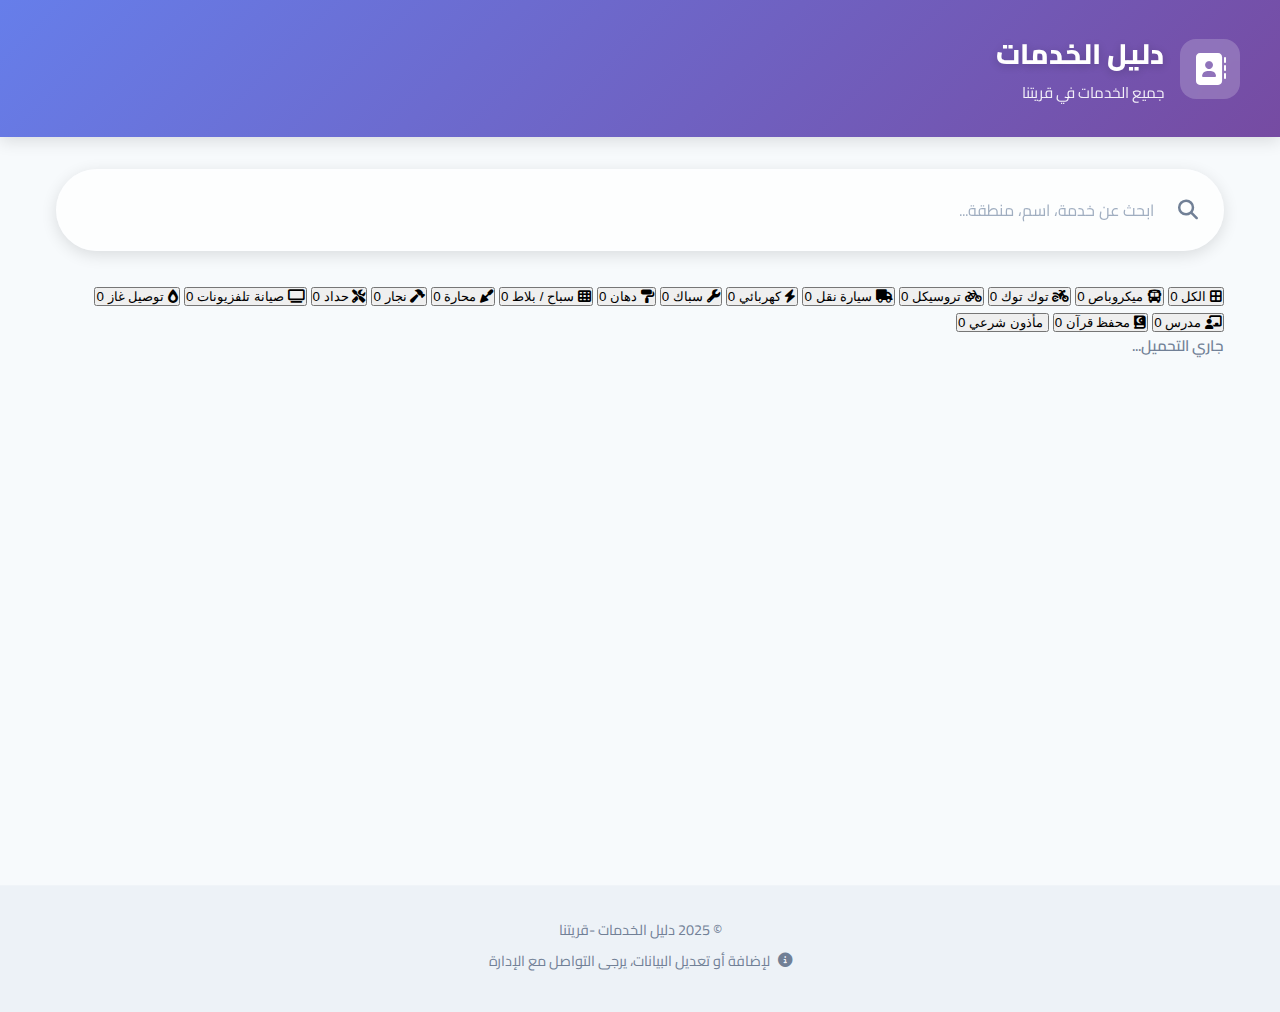
<file: index.html>
<!DOCTYPE html>
<html lang="ar" dir="rtl">

<head>
    <meta charset="UTF-8">
    <meta name="viewport" content="width=device-width, initial-scale=1.0">
    <meta name="description" content="دليل الخدمات في القرية - مواصلات، حرفيون، مدرسين، مأذون، وأكثر">
    <title>دليل الخدمات - قريتنا</title>

    <!-- Google Fonts -->
    <link rel="preconnect" href="https://fonts.googleapis.com">
    <link rel="preconnect" href="https://fonts.gstatic.com" crossorigin>
    <link href="https://fonts.googleapis.com/css2?family=Cairo:wght@300;400;600;700;800&display=swap" rel="stylesheet">

    <!-- Font Awesome for Icons -->
    <link rel="stylesheet" href="https://cdnjs.cloudflare.com/ajax/libs/font-awesome/6.4.0/css/all.min.css">

    <link rel="stylesheet" href="styles.css">
</head>

<body>
    <!-- Header -->
    <header class="header">
        <div class="header-content">
            <div class="header-icon">
                <i class="fas fa-address-book"></i>
            </div>
            <div class="header-text">
                <h1>دليل الخدمات</h1>
                <p>جميع الخدمات في قريتنا</p>
            </div>
        </div>
    </header>

    <!-- Main Container -->
    <main class="container">
        <!-- Search Bar -->
        <div class="search-container">
            <div class="search-box">
                <i class="fas fa-search"></i>
                <input type="text" id="searchInput" placeholder="ابحث عن خدمة، اسم، منطقة..." autocomplete="off">
                <button id="clearSearch" class="clear-btn" style="display: none;">
                    <i class="fas fa-times"></i>
                </button>
            </div>
        </div>

        <!-- Service Type Filters (All visible) -->
        <div class="service-filters-all">
            <button class="service-filter-btn active" data-service-type="all">
                <i class="fas fa-border-all"></i>
                <span>الكل</span>
                <span class="filter-count">0</span>
            </button>

            <!-- Transportation -->
            <button class="service-filter-btn" data-service-type="microbus">
                <i class="fas fa-bus"></i>
                <span>ميكروباص</span>
                <span class="filter-count">0</span>
            </button>
            <button class="service-filter-btn" data-service-type="tuk-tuk">
                <i class="fas fa-motorcycle"></i>
                <span>توك توك</span>
                <span class="filter-count">0</span>
            </button>
            <button class="service-filter-btn" data-service-type="tricycle">
                <i class="fas fa-bicycle"></i>
                <span>تروسيكل</span>
                <span class="filter-count">0</span>
            </button>
            <button class="service-filter-btn" data-service-type="transport-vehicle">
                <i class="fas fa-truck"></i>
                <span>سيارة نقل</span>
                <span class="filter-count">0</span>
            </button>

            <!-- Craftsmen -->
            <button class="service-filter-btn" data-service-type="electrician">
                <i class="fas fa-bolt"></i>
                <span>كهربائي</span>
                <span class="filter-count">0</span>
            </button>
            <button class="service-filter-btn" data-service-type="plumber">
                <i class="fas fa-wrench"></i>
                <span>سباك</span>
                <span class="filter-count">0</span>
            </button>
            <button class="service-filter-btn" data-service-type="painter">
                <i class="fas fa-paint-roller"></i>
                <span>دهان</span>
                <span class="filter-count">0</span>
            </button>
            <button class="service-filter-btn" data-service-type="tiler">
                <i class="fas fa-th"></i>
                <span>سباح / بلاط</span>
                <span class="filter-count">0</span>
            </button>
            <button class="service-filter-btn" data-service-type="plasterer">
                <i class="fas fa-trowel"></i>
                <span>محارة</span>
                <span class="filter-count">0</span>
            </button>
            <button class="service-filter-btn" data-service-type="carpenter">
                <i class="fas fa-hammer"></i>
                <span>نجار</span>
                <span class="filter-count">0</span>
            </button>
            <button class="service-filter-btn" data-service-type="blacksmith">
                <i class="fas fa-tools"></i>
                <span>حداد</span>
                <span class="filter-count">0</span>
            </button>
            <button class="service-filter-btn" data-service-type="tv-technician">
                <i class="fas fa-tv"></i>
                <span>صيانة تلفزيونات</span>
                <span class="filter-count">0</span>
            </button>

            <!-- Suppliers -->
            <button class="service-filter-btn" data-service-type="gas-distributor">
                <i class="fas fa-burn"></i>
                <span>توصيل غاز</span>
                <span class="filter-count">0</span>
            </button>

            <!-- Educational -->
            <button class="service-filter-btn" data-service-type="teacher">
                <i class="fas fa-chalkboard-teacher"></i>
                <span>مدرس</span>
                <span class="filter-count">0</span>
            </button>
            <button class="service-filter-btn" data-service-type="quran-teacher">
                <i class="fas fa-book-quran"></i>
                <span>محفظ قرآن</span>
                <span class="filter-count">0</span>
            </button>

            <!-- Religious -->
            <button class="service-filter-btn" data-service-type="marriage-officiant">
                <i class="fas fa-rings-wedding"></i>
                <span>مأذون شرعي</span>
                <span class="filter-count">0</span>
            </button>
        </div>

        <!-- Results Info -->
        <div class="results-info">
            <p id="resultsCount">جاري التحميل...</p>
        </div>

        <!-- Services Grid -->
        <div class="services-grid" id="servicesGrid">
            <!-- Service provider cards will be inserted here by JavaScript -->
        </div>

        <!-- No Results Message -->
        <div class="no-results" id="noResults" style="display: none;">
            <i class="fas fa-search"></i>
            <h3>لا توجد نتائج</h3>
            <p>حاول البحث بكلمات مختلفة أو اختر فئة أخرى</p>
        </div>

        <!-- Loading Spinner -->
        <div class="loading" id="loading">
            <div class="spinner"></div>
            <p>جاري تحميل البيانات...</p>
        </div>
    </main>

    <!-- Footer -->
    <footer class="footer">
        <div class="footer-content">
            <p>© 2025 دليل الخدمات -قريتنا</p>
            <p class="footer-note">
                <i class="fas fa-info-circle"></i>
                لإضافة أو تعديل البيانات، يرجى التواصل مع الإدارة
            </p>
        </div>
    </footer>

    <!-- Scripts -->
    <script src="data.js"></script>
    <script src="script.js"></script>
</body>

</html>
</file>
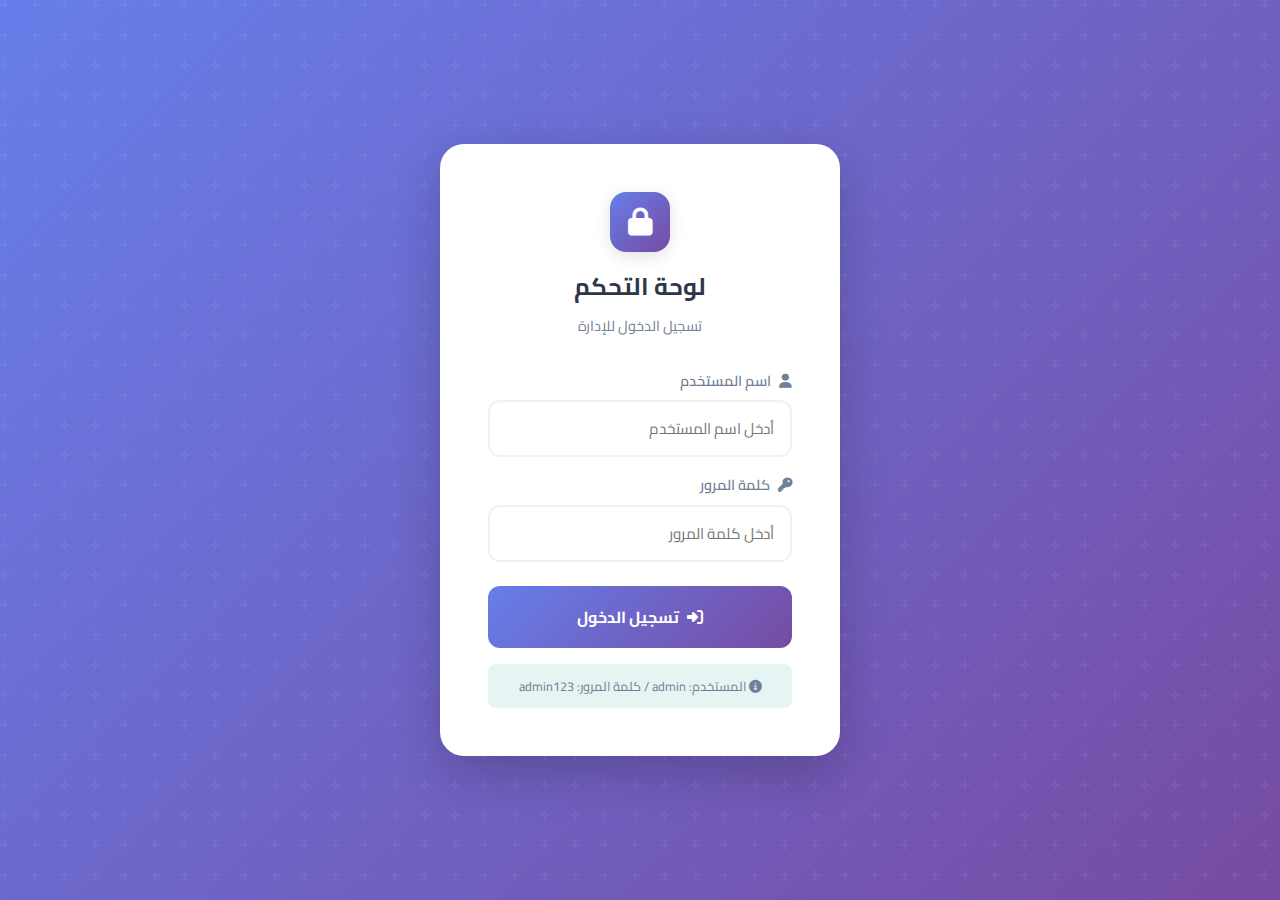
<file: dashboard.html>
<!DOCTYPE html>
<html lang="ar" dir="rtl">

<head>
    <meta charset="UTF-8">
    <meta name="viewport" content="width=device-width, initial-scale=1.0">
    <title>لوحة التحكم - دليل الخدمات</title>

    <!-- Google Fonts -->
    <link rel="preconnect" href="https://fonts.googleapis.com">
    <link rel="preconnect" href="https://fonts.gstatic.com" crossorigin>
    <link href="https://fonts.googleapis.com/css2?family=Cairo:wght@300;400;600;700;800&display=swap" rel="stylesheet">

    <!-- Font Awesome -->
    <link rel="stylesheet" href="https://cdnjs.cloudflare.com/ajax/libs/font-awesome/6.4.0/css/all.min.css">

    <link rel="stylesheet" href="styles.css">
    <link rel="stylesheet" href="dashboard.css">
</head>

<body class="dashboard-body">
    <!-- Login Screen -->
    <div id="loginScreen" class="login-screen">
        <div class="login-container">
            <div class="login-header">
                <div class="login-icon">
                    <i class="fas fa-lock"></i>
                </div>
                <h2>لوحة التحكم</h2>
                <p>تسجيل الدخول للإدارة</p>
            </div>
            <form id="loginForm" class="login-form">
                <div class="form-group">
                    <label for="username">
                        <i class="fas fa-user"></i>
                        اسم المستخدم
                    </label>
                    <input type="text" id="username" required placeholder="أدخل اسم المستخدم">
                </div>
                <div class="form-group">
                    <label for="password">
                        <i class="fas fa-key"></i>
                        كلمة المرور
                    </label>
                    <input type="password" id="password" required placeholder="أدخل كلمة المرور">
                </div>
                <button type="submit" class="login-btn">
                    <i class="fas fa-sign-in-alt"></i>
                    تسجيل الدخول
                </button>
                <p class="login-hint">
                    <i class="fas fa-info-circle"></i>
                    المستخدم: admin / كلمة المرور: admin123
                </p>
            </form>
        </div>
    </div>

    <!-- Dashboard -->
    <div id="dashboardScreen" class="dashboard-screen" style="display: none;">
        <!-- Header -->
        <header class="dashboard-header">
            <div class="dashboard-header-content">
                <div class="header-left">
                    <button class="menu-toggle" id="menuToggle">
                        <i class="fas fa-bars"></i>
                    </button>
                    <h1>
                        <i class="fas fa-tachometer-alt"></i>
                        لوحة التحكم
                    </h1>
                </div>
                <div class="header-right">
                    <a href="index.html" class="btn-view-site" target="_blank">
                        <i class="fas fa-external-link-alt"></i>
                        عرض الموقع
                    </a>
                    <button class="btn-logout" id="logoutBtn">
                        <i class="fas fa-sign-out-alt"></i>
                        تسجيل الخروج
                    </button>
                </div>
            </div>
        </header>

        <!-- Sidebar -->
        <aside class="dashboard-sidebar" id="sidebar">
            <nav class="sidebar-nav">
                <a href="#" class="nav-item active" data-section="overview">
                    <i class="fas fa-chart-line"></i>
                    <span>نظرة عامة</span>
                </a>
                <a href="#" class="nav-item" data-section="services">
                    <i class="fas fa-list"></i>
                    <span>إدارة الخدمات</span>
                </a>
                <a href="#" class="nav-item" data-section="add">
                    <i class="fas fa-plus-circle"></i>
                    <span>إضافة مقدم خدمة</span>
                </a>
                <a href="#" class="nav-item" data-section="import-export">
                    <i class="fas fa-file-export"></i>
                    <span>استيراد/تصدير</span>
                </a>
            </nav>
        </aside>

        <!-- Main Content -->
        <main class="dashboard-main">
            <!-- Overview Section -->
            <section id="overview-section" class="dashboard-section active">
                <div class="section-header">
                    <h2>نظرة عامة</h2>
                    <p>إحصائيات ومعلومات عامة</p>
                </div>

                <div class="stats-grid">
                    <div class="stat-card">
                        <div class="stat-icon">
                            <i class="fas fa-users"></i>
                        </div>
                        <div class="stat-info">
                            <h3 id="totalProviders">0</h3>
                            <p>إجمالي مقدمي الخدمات</p>
                        </div>
                    </div>

                    <div class="stat-card">
                        <div class="stat-icon">
                            <i class="fas fa-bus"></i>
                        </div>
                        <div class="stat-info">
                            <h3 id="transportCount">0</h3>
                            <p>خدمات المواصلات</p>
                        </div>
                    </div>

                    <div class="stat-card">
                        <div class="stat-icon">
                            <i class="fas fa-tools"></i>
                        </div>
                        <div class="stat-info">
                            <h3 id="craftsmenCount">0</h3>
                            <p>الحرفيون والفنيون</p>
                        </div>
                    </div>

                    <div class="stat-card">
                        <div class="stat-icon">
                            <i class="fas fa-graduation-cap"></i>
                        </div>
                        <div class="stat-info">
                            <h3 id="educationalCount">0</h3>
                            <p>الخدمات التعليمية</p>
                        </div>
                    </div>
                </div>

                <div class="services-breakdown">
                    <h3>توزيع الخدمات حسب النوع</h3>
                    <div class="breakdown-list" id="breakdownList">
                        <!-- Generated by JS -->
                    </div>
                </div>
            </section>

            <!-- Services Management Section -->
            <section id="services-section" class="dashboard-section">
                <div class="section-header">
                    <h2>إدارة الخدمات</h2>
                    <p>عرض وتعديل وحذف مقدمي الخدمات</p>
                </div>

                <div class="table-controls">
                    <input type="text" id="searchTable" placeholder="بحث..." class="search-input">
                    <select id="filterCategory" class="filter-select">
                        <option value="all">جميع الفئات</option>
                        <option value="transportation">المواصلات</option>
                        <option value="craftsmen">الحرفيون والفنيون</option>
                        <option value="suppliers">الموردون</option>
                        <option value="educational">التعليم</option>
                        <option value="religious">الخدمات الدينية</option>
                    </select>
                </div>

                <div class="services-table-container">
                    <table class="services-table" id="servicesTable">
                        <thead>
                            <tr>
                                <th>#</th>
                                <th>الاسم</th>
                                <th>رقم الهاتف</th>
                                <th>نوع الخدمة</th>
                                <th>منطقة العمل</th>
                                <th>الإجراءات</th>
                            </tr>
                        </thead>
                        <tbody id="servicesTableBody">
                            <!-- Generated by JS -->
                        </tbody>
                    </table>
                </div>
            </section>

            <!-- Add Service Section -->
            <section id="add-section" class="dashboard-section">
                <div class="section-header">
                    <h2 id="formTitle">إضافة مقدم خدمة جديد</h2>
                    <p id="formSubtitle">املأ البيانات التالية</p>
                </div>

                <form id="serviceForm" class="service-form">
                    <input type="hidden" id="editId">

                    <div class="form-row">
                        <div class="form-group">
                            <label for="serviceName">
                                <i class="fas fa-user"></i>
                                الاسم
                            </label>
                            <input type="text" id="serviceName" required placeholder="أدخل اسم مقدم الخدمة">
                        </div>

                        <div class="form-group">
                            <label for="servicePhone">
                                <i class="fas fa-phone"></i>
                                رقم الهاتف
                            </label>
                            <input type="tel" id="servicePhone" required placeholder="01234567890" pattern="[0-9]{11}">
                        </div>
                    </div>

                    <div class="form-row">
                        <div class="form-group">
                            <label for="serviceType">
                                <i class="fas fa-briefcase"></i>
                                نوع الخدمة
                            </label>
                            <select id="serviceType" required>
                                <option value="">اختر نوع الخدمة</option>
                                <optgroup label="المواصلات">
                                    <option value="microbus">ميكروباص</option>
                                    <option value="tuk-tuk">توك توك</option>
                                    <option value="tricycle">تروسيكل</option>
                                    <option value="transport-vehicle">سيارة نقل</option>
                                </optgroup>
                                <optgroup label="الحرفيون والفنيون">
                                    <option value="electrician">كهربائي</option>
                                    <option value="plumber">سباك</option>
                                    <option value="painter">دهان</option>
                                    <option value="tiler">سباح / بلاط</option>
                                    <option value="plasterer">محارة</option>
                                    <option value="carpenter">نجار</option>
                                    <option value="blacksmith">حداد</option>
                                    <option value="tv-technician">صيانة تلفزيونات</option>
                                </optgroup>
                                <optgroup label="الموردون">
                                    <option value="gas-distributor">توصيل غاز</option>
                                </optgroup>
                                <optgroup label="التعليم">
                                    <option value="teacher">مدرس</option>
                                    <option value="quran-teacher">محفظ قرآن</option>
                                </optgroup>
                                <optgroup label="الخدمات الدينية">
                                    <option value="marriage-officiant">مأذون شرعي</option>
                                </optgroup>
                            </select>
                        </div>

                        <div class="form-group">
                            <label for="serviceArea">
                                <i class="fas fa-map-marker-alt"></i>
                                منطقة العمل
                            </label>
                            <input type="text" id="serviceArea" required placeholder="مثال: القرية - المدينة">
                        </div>
                    </div>

                    <div class="form-group">
                        <label for="serviceNotes">
                            <i class="fas fa-sticky-note"></i>
                            ملاحظات (اختياري)
                        </label>
                        <textarea id="serviceNotes" rows="3" placeholder="أي معلومات إضافية..."></textarea>
                    </div>

                    <div class="form-actions">
                        <button type="submit" class="btn-submit">
                            <i class="fas fa-save"></i>
                            <span id="submitBtnText">حفظ</span>
                        </button>
                        <button type="button" class="btn-cancel" id="cancelBtn">
                            <i class="fas fa-times"></i>
                            إلغاء
                        </button>
                    </div>
                </form>
            </section>

            <!-- Import/Export Section -->
            <section id="import-export-section" class="dashboard-section">
                <div class="section-header">
                    <h2>استيراد وتصدير البيانات</h2>
                    <p>نسخ احتياطي واستيراد البيانات</p>
                </div>

                <div class="import-export-cards">
                    <div class="ie-card">
                        <div class="ie-icon">
                            <i class="fas fa-download"></i>
                        </div>
                        <h3>تصدير البيانات</h3>
                        <p>حفظ نسخة احتياطية من جميع البيانات</p>
                        <button class="btn-export" id="exportBtn">
                            <i class="fas fa-file-download"></i>
                            تصدير JSON
                        </button>
                    </div>

                    <div class="ie-card">
                        <div class="ie-icon">
                            <i class="fas fa-upload"></i>
                        </div>
                        <h3>استيراد البيانات</h3>
                        <p>استعادة البيانات من ملف JSON</p>
                        <input type="file" id="importFile" accept=".json" style="display: none;">
                        <button class="btn-import" id="importBtn">
                            <i class="fas fa-file-upload"></i>
                            اختيار ملف
                        </button>
                    </div>

                    <div class="ie-card">
                        <div class="ie-icon" style="background: linear-gradient(135deg, #f59e0b 0%, #fbbf24 100%);">
                            <i class="fas fa-sync-alt"></i>
                        </div>
                        <h3>إعادة تعيين</h3>
                        <p>تحميل البيانات الافتراضية من data.js</p>
                        <button class="btn-import" id="resetBtn"
                            style="background: linear-gradient(135deg, #f59e0b 0%, #fbbf24 100%);">
                            <i class="fas fa-redo"></i>
                            إعادة تحميل
                        </button>
                    </div>
                </div>

                <div class="data-info">
                    <h4>
                        <i class="fas fa-info-circle"></i>
                        معلومات مهمة
                    </h4>
                    <ul>
                        <li>يتم حفظ البيانات في متصفحك (localStorage)</li>
                        <li>قم بعمل نسخة احتياطية بانتظام</li>
                        <li>الاستيراد سيستبدل جميع البيانات الحالية</li>
                        <li>تأكد من صحة ملف JSON قبل الاستيراد</li>
                    </ul>
                </div>
            </section>
        </main>
    </div>

    <!-- Toast Notification -->
    <div id="toast" class="toast">
        <i class="fas fa-check-circle"></i>
        <span id="toastMessage"></span>
    </div>

    <!-- Delete Confirmation Modal -->
    <div id="deleteModal" class="modal">
        <div class="modal-content">
            <div class="modal-header">
                <h3>
                    <i class="fas fa-exclamation-triangle"></i>
                    تأكيد الحذف
                </h3>
            </div>
            <div class="modal-body">
                <p>هل أنت متأكد من حذف <strong id="deleteName"></strong>؟</p>
                <p class="warning-text">لا يمكن التراجع عن هذا الإجراء!</p>
            </div>
            <div class="modal-actions">
                <button class="btn-confirm-delete" id="confirmDeleteBtn">
                    <i class="fas fa-trash"></i>
                    حذف
                </button>
                <button class="btn-cancel-modal" id="cancelDeleteBtn">
                    <i class="fas fa-times"></i>
                    إلغاء
                </button>
            </div>
        </div>
    </div>

    <script src="data.js"></script>
    <script src="dashboard.js"></script>
</body>

</html>
</file>
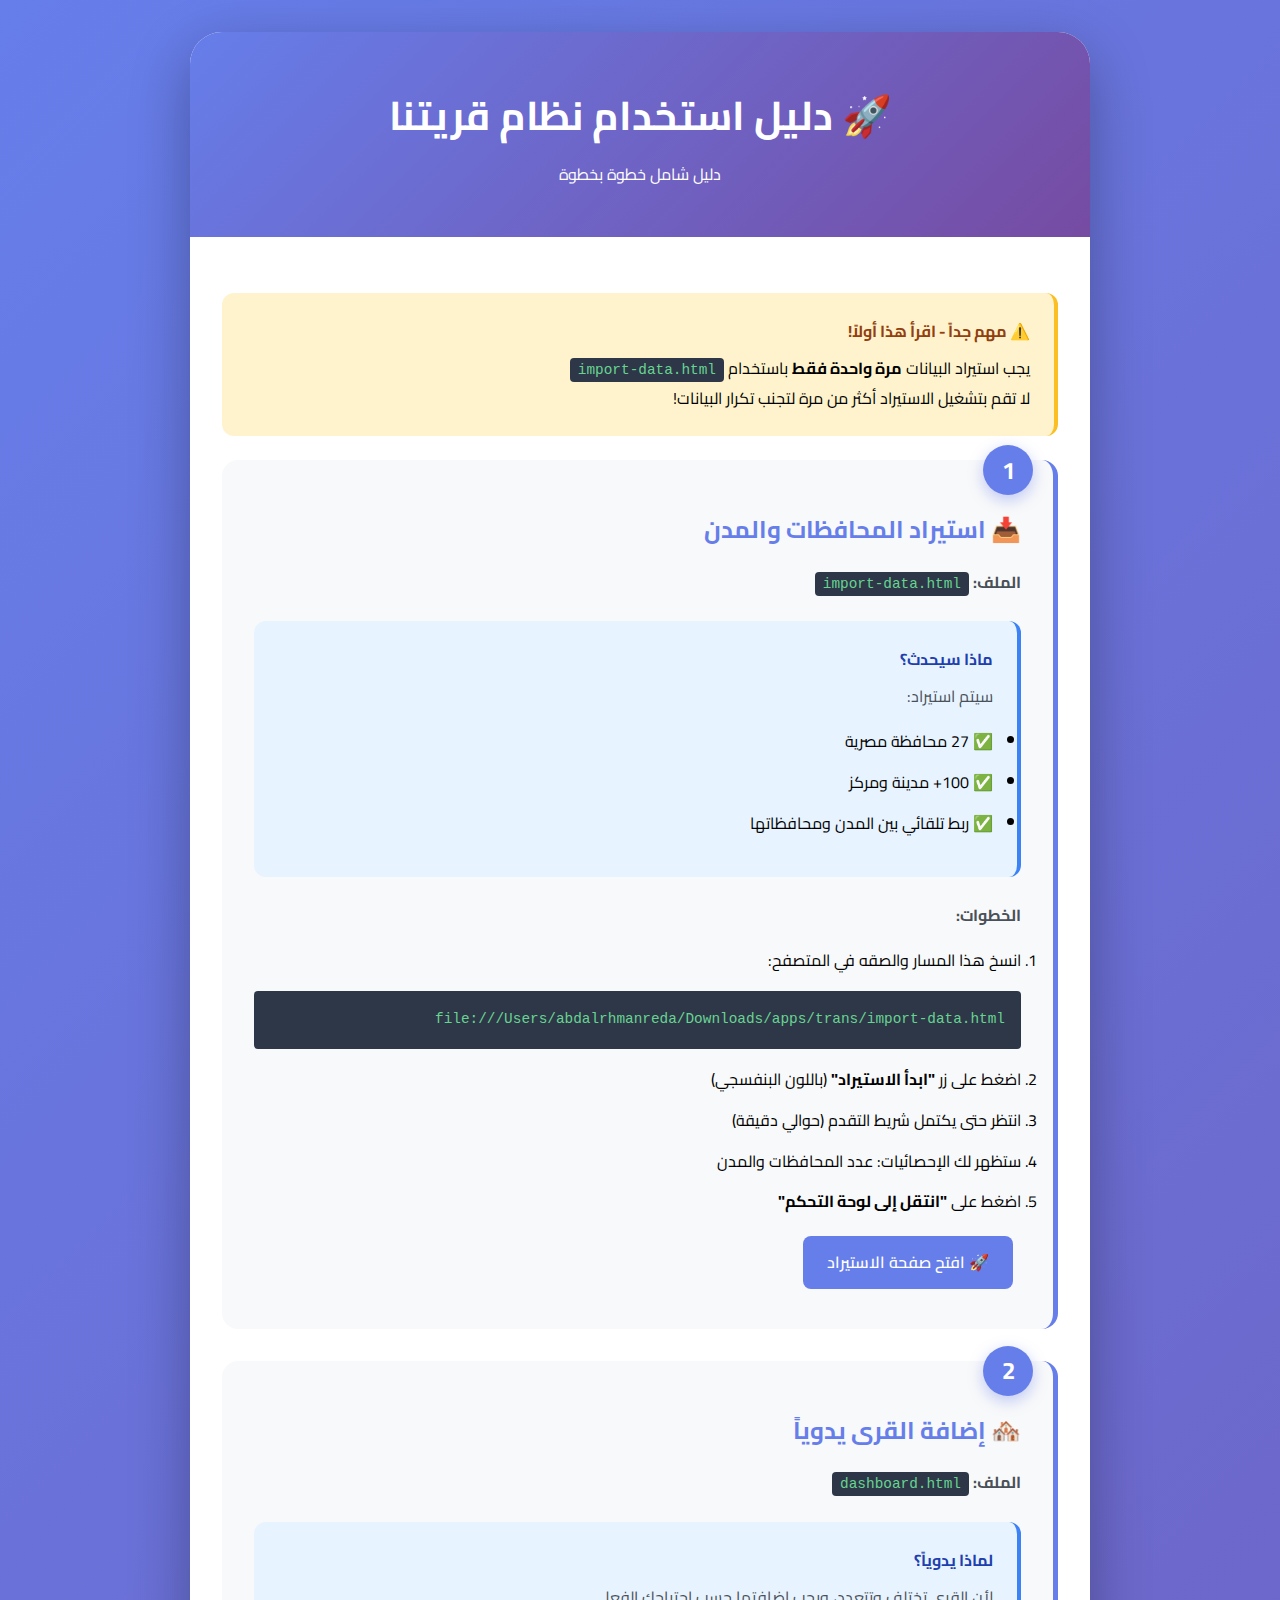
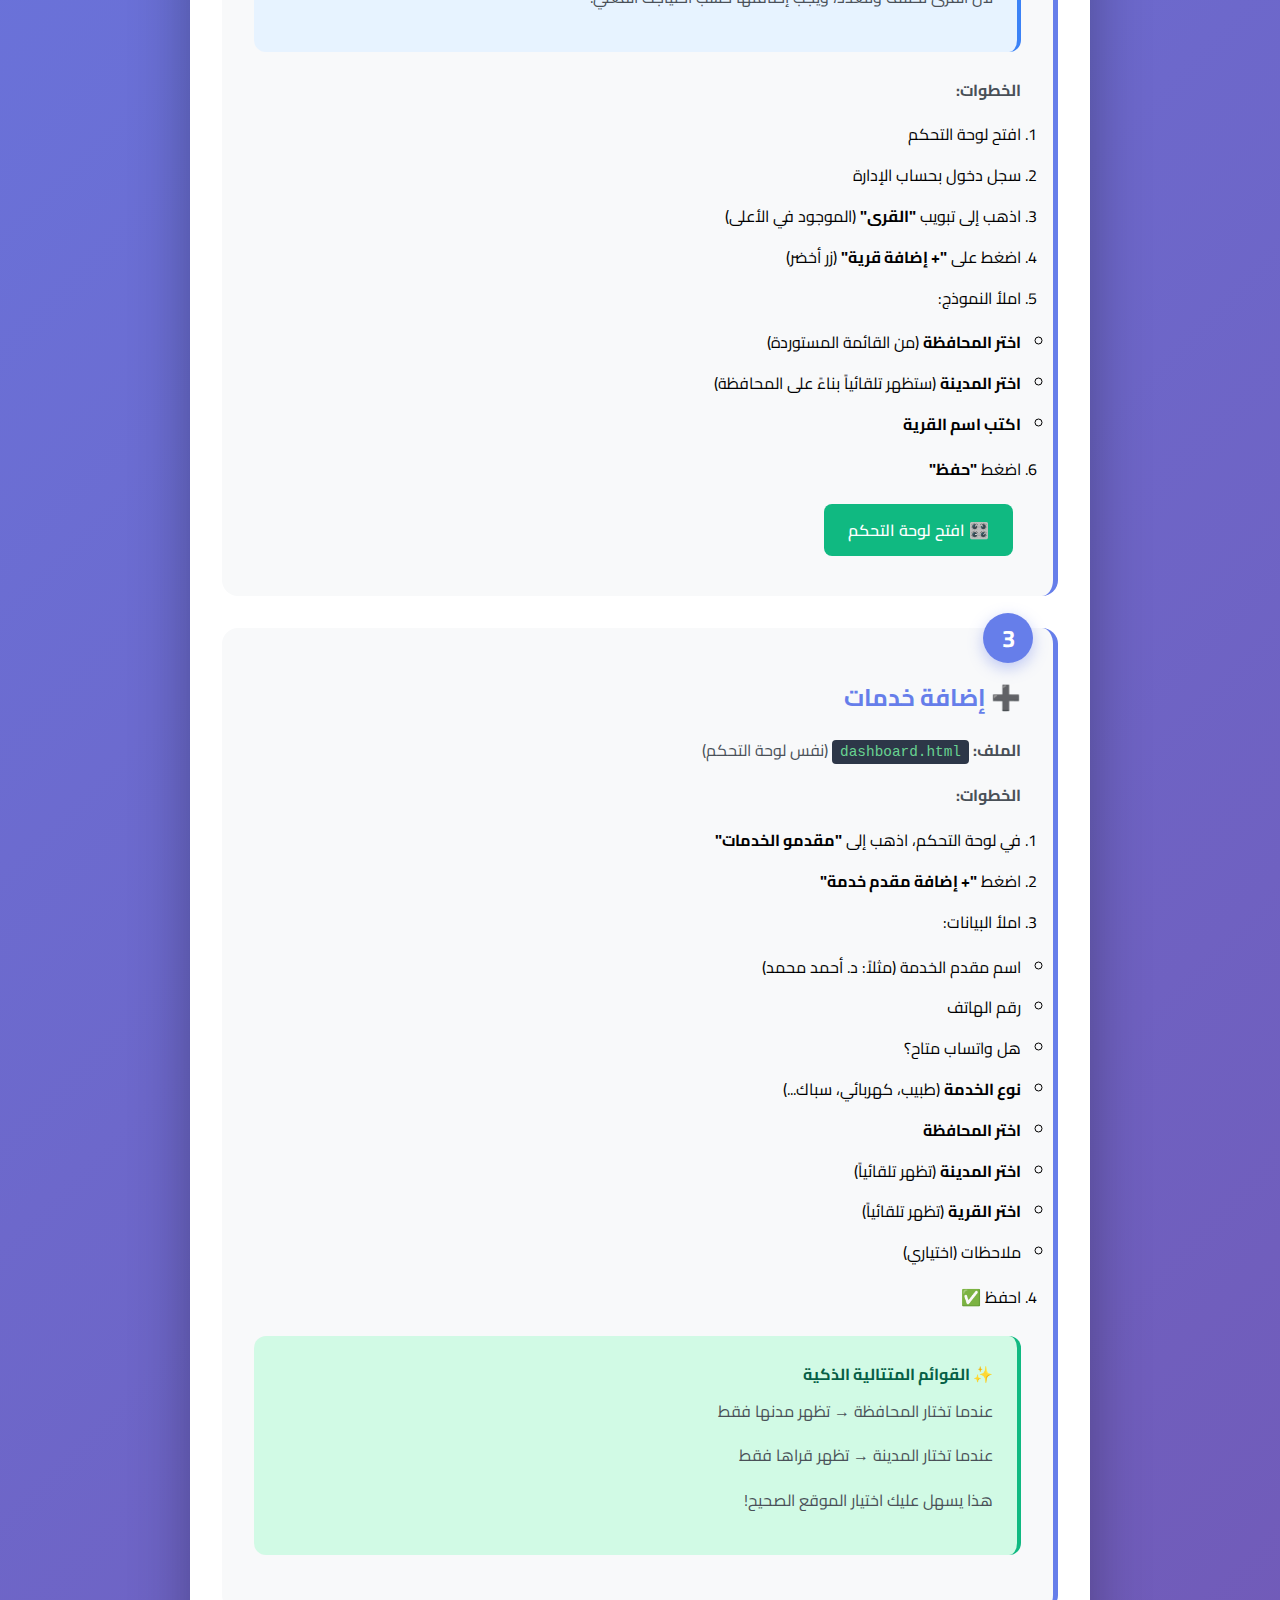
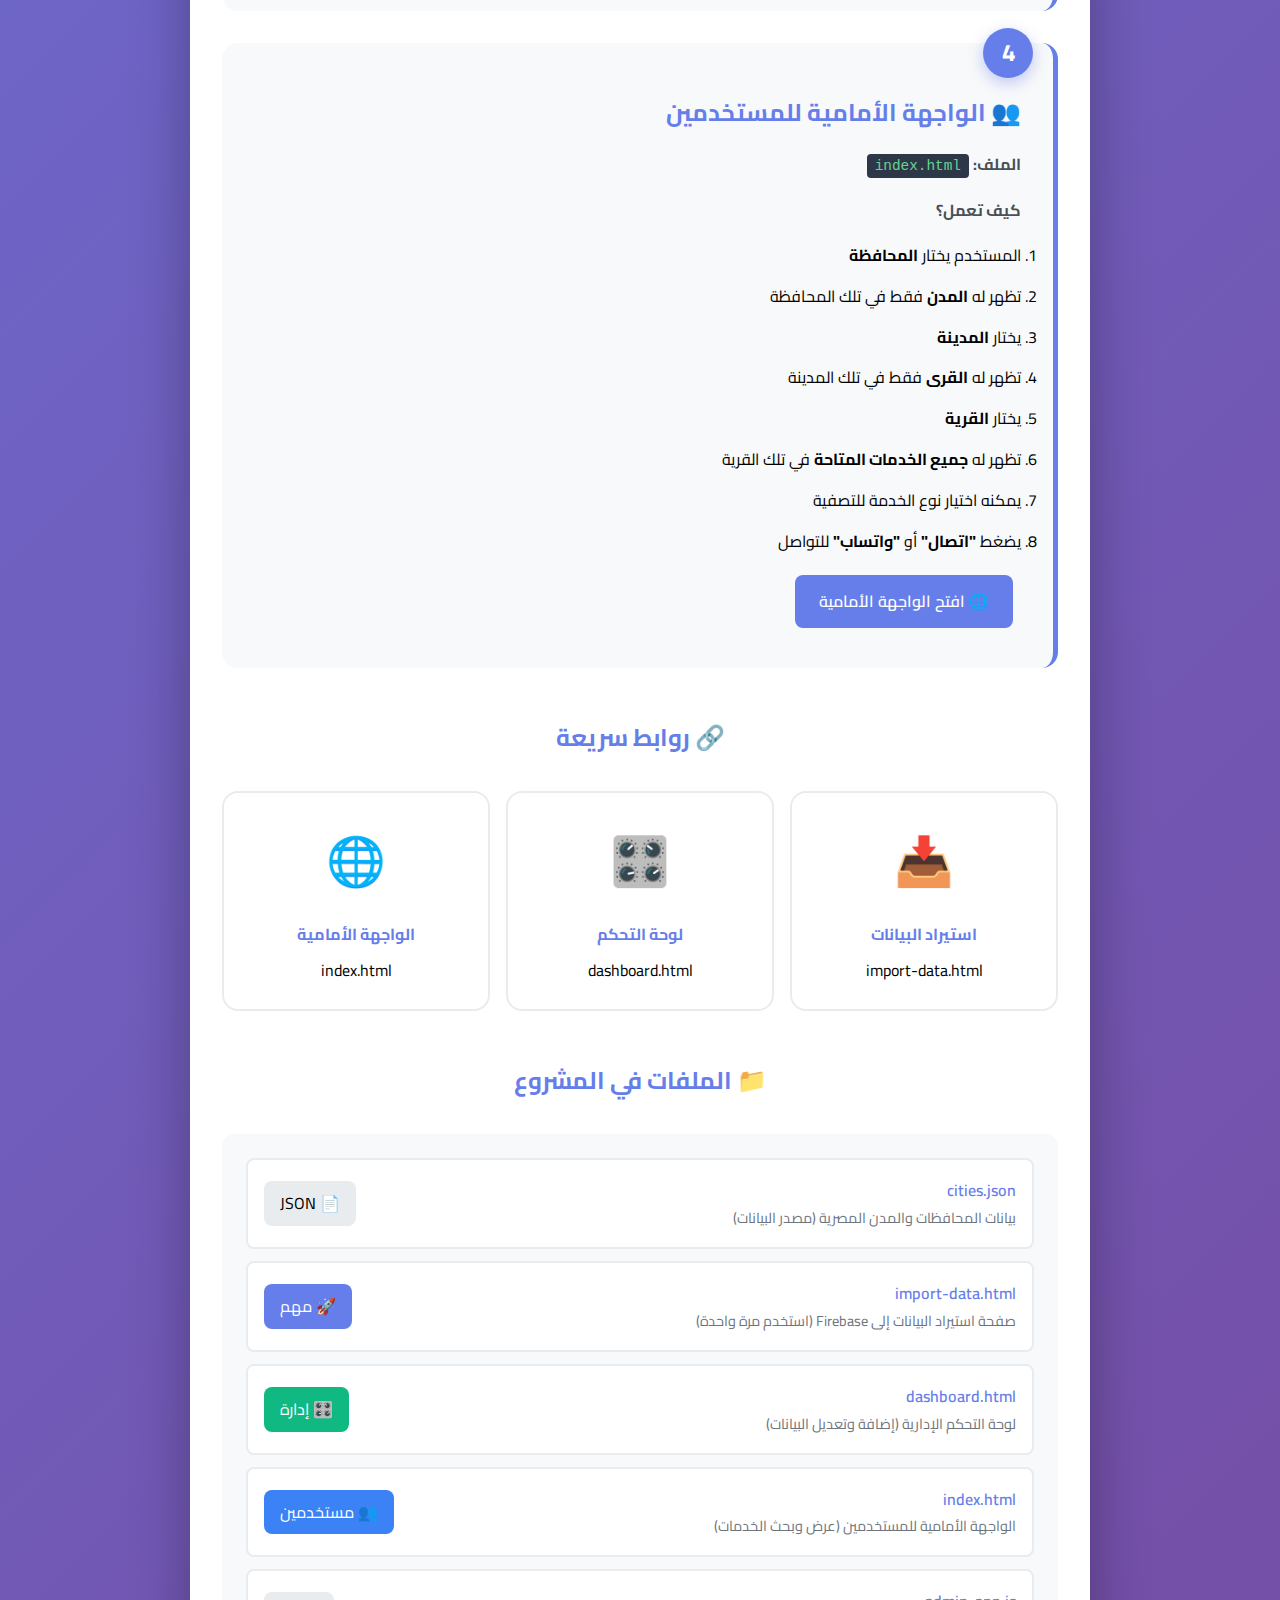
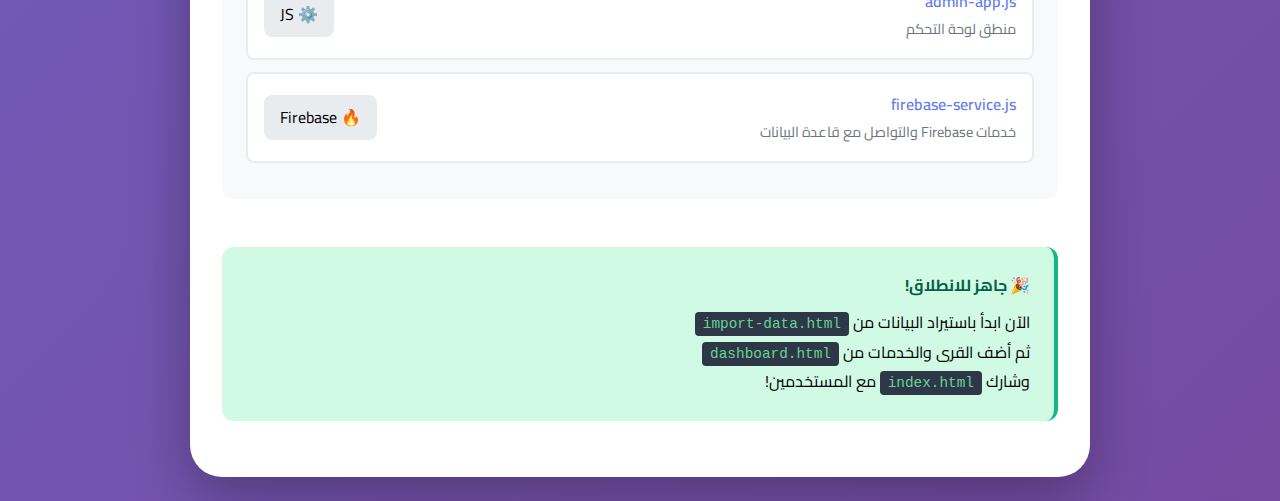
<file: docs/HOW_TO_USE.html>
<!DOCTYPE html>
<html lang="ar" dir="rtl">

<head>
    <meta charset="UTF-8">
    <meta name="viewport" content="width=device-width, initial-scale=1.0">
    <title>دليل استخدام النظام - قريتنا</title>
    <link href="https://fonts.googleapis.com/css2?family=Cairo:wght@400;600;700&display=swap" rel="stylesheet">
    <style>
        * {
            margin: 0;
            padding: 0;
            box-sizing: border-box;
        }

        body {
            font-family: 'Cairo', sans-serif;
            background: linear-gradient(135deg, #667eea 0%, #764ba2 100%);
            padding: 2rem;
            line-height: 1.8;
        }

        .container {
            max-width: 900px;
            margin: 0 auto;
            background: white;
            border-radius: 2rem;
            box-shadow: 0 20px 60px rgba(0, 0, 0, 0.3);
            overflow: hidden;
        }

        .header {
            background: linear-gradient(135deg, #667eea 0%, #764ba2 100%);
            color: white;
            padding: 3rem 2rem;
            text-align: center;
        }

        .header h1 {
            font-size: 2.5rem;
            margin-bottom: 0.5rem;
        }

        .content {
            padding: 2rem;
        }

        .step-card {
            background: #f8f9fa;
            border-right: 5px solid #667eea;
            padding: 2rem;
            margin-bottom: 2rem;
            border-radius: 1rem;
            position: relative;
        }

        .step-number {
            position: absolute;
            top: -15px;
            right: 20px;
            background: #667eea;
            color: white;
            width: 50px;
            height: 50px;
            border-radius: 50%;
            display: flex;
            align-items: center;
            justify-content: center;
            font-size: 1.5rem;
            font-weight: 700;
            box-shadow: 0 5px 15px rgba(102, 126, 234, 0.4);
        }

        .step-card h3 {
            font-size: 1.5rem;
            margin-bottom: 1rem;
            color: #667eea;
            margin-top: 1rem;
        }

        .step-card p {
            margin-bottom: 1rem;
            color: #495057;
        }

        .file-link {
            display: inline-block;
            background: #667eea;
            color: white;
            padding: 0.75rem 1.5rem;
            border-radius: 0.5rem;
            text-decoration: none;
            margin: 0.5rem 0.5rem 0.5rem 0;
            transition: all 0.3s;
            font-weight: 600;
        }

        .file-link:hover {
            transform: translateY(-2px);
            box-shadow: 0 5px 15px rgba(102, 126, 234, 0.4);
        }

        .file-link.secondary {
            background: #10b981;
        }

        .file-link.danger {
            background: #ef4444;
        }

        .info-box {
            background: #e7f3ff;
            border-right: 4px solid #3b82f6;
            padding: 1.5rem;
            border-radius: 0.75rem;
            margin: 1.5rem 0;
        }

        .info-box h4 {
            color: #1e40af;
            margin-bottom: 0.5rem;
        }

        .warning-box {
            background: #fff3cd;
            border-right: 4px solid #fbbf24;
            padding: 1.5rem;
            border-radius: 0.75rem;
            margin: 1.5rem 0;
        }

        .warning-box h4 {
            color: #92400e;
            margin-bottom: 0.5rem;
        }

        .success-box {
            background: #d1fae5;
            border-right: 4px solid #10b981;
            padding: 1.5rem;
            border-radius: 0.75rem;
            margin: 1.5rem 0;
        }

        .success-box h4 {
            color: #065f46;
            margin-bottom: 0.5rem;
        }

        .file-list {
            background: #f8f9fa;
            padding: 1.5rem;
            border-radius: 0.75rem;
            margin: 1rem 0;
        }

        .file-item {
            display: flex;
            justify-content: space-between;
            align-items: center;
            padding: 1rem;
            background: white;
            margin-bottom: 0.75rem;
            border-radius: 0.5rem;
            border: 2px solid #e9ecef;
        }

        .file-name {
            font-weight: 600;
            color: #667eea;
        }

        .file-desc {
            color: #6c757d;
            font-size: 0.9rem;
        }

        code {
            background: #2d3748;
            color: #68d391;
            padding: 0.25rem 0.5rem;
            border-radius: 0.25rem;
            font-family: monospace;
            font-size: 0.9rem;
        }

        ul {
            margin: 1rem 0 1rem 2rem;
        }

        li {
            margin-bottom: 0.75rem;
        }

        .quick-links {
            display: grid;
            grid-template-columns: repeat(auto-fit, minmax(250px, 1fr));
            gap: 1rem;
            margin: 2rem 0;
        }

        .quick-link-card {
            background: white;
            border: 2px solid #e9ecef;
            padding: 1.5rem;
            border-radius: 1rem;
            text-align: center;
            transition: all 0.3s;
            cursor: pointer;
        }

        .quick-link-card:hover {
            border-color: #667eea;
            transform: translateY(-5px);
            box-shadow: 0 10px 25px rgba(0, 0, 0, 0.1);
        }

        .quick-link-card h4 {
            color: #667eea;
            margin-bottom: 0.5rem;
        }

        .icon {
            font-size: 3rem;
            margin-bottom: 1rem;
        }
    </style>
</head>

<body>
    <div class="container">
        <div class="header">
            <h1>🚀 دليل استخدام نظام قريتنا</h1>
            <p>دليل شامل خطوة بخطوة</p>
        </div>

        <div class="content">
            <div class="warning-box">
                <h4>⚠️ مهم جداً - اقرأ هذا أولاً!</h4>
                <p>يجب استيراد البيانات <strong>مرة واحدة فقط</strong> باستخدام <code>import-data.html</code></p>
                <p>لا تقم بتشغيل الاستيراد أكثر من مرة لتجنب تكرار البيانات!</p>
            </div>

            <!-- Step 1 -->
            <div class="step-card">
                <div class="step-number">1</div>
                <h3>📥 استيراد المحافظات والمدن</h3>
                <p><strong>الملف:</strong> <code>import-data.html</code></p>

                <div class="info-box">
                    <h4>ماذا سيحدث؟</h4>
                    <p>سيتم استيراد:</p>
                    <ul>
                        <li>✅ 27 محافظة مصرية</li>
                        <li>✅ 100+ مدينة ومركز</li>
                        <li>✅ ربط تلقائي بين المدن ومحافظاتها</li>
                    </ul>
                </div>

                <p><strong>الخطوات:</strong></p>
                <ol>
                    <li>انسخ هذا المسار والصقه في المتصفح:</li>
                    <code style="display: block; margin: 1rem 0; padding: 1rem;">
                        file:///Users/abdalrhmanreda/Downloads/apps/trans/import-data.html
                    </code>
                    <li>اضغط على زر <strong>"ابدأ الاستيراد"</strong> (باللون البنفسجي)</li>
                    <li>انتظر حتى يكتمل شريط التقدم (حوالي دقيقة)</li>
                    <li>ستظهر لك الإحصائيات: عدد المحافظات والمدن</li>
                    <li>اضغط على <strong>"انتقل إلى لوحة التحكم"</strong></li>
                </ol>

                <a href="file:///Users/abdalrhmanreda/Downloads/apps/trans/import-data.html" class="file-link">
                    🚀 افتح صفحة الاستيراد
                </a>
            </div>

            <!-- Step 2 -->
            <div class="step-card">
                <div class="step-number">2</div>
                <h3>🏘️ إضافة القرى يدوياً</h3>
                <p><strong>الملف:</strong> <code>dashboard.html</code></p>

                <div class="info-box">
                    <h4>لماذا يدوياً؟</h4>
                    <p>لأن القرى تختلف وتتعدد، ويجب إضافتها حسب احتياجك الفعلي.</p>
                </div>

                <p><strong>الخطوات:</strong></p>
                <ol>
                    <li>افتح لوحة التحكم</li>
                    <li>سجل دخول بحساب الإدارة</li>
                    <li>اذهب إلى تبويب <strong>"القرى"</strong> (الموجود في الأعلى)</li>
                    <li>اضغط على <strong>"+ إضافة قرية"</strong> (زر أخضر)</li>
                    <li>املأ النموذج:
                        <ul>
                            <li><strong>اختر المحافظة</strong> (من القائمة المستوردة)</li>
                            <li><strong>اختر المدينة</strong> (ستظهر تلقائياً بناءً على المحافظة)</li>
                            <li><strong>اكتب اسم القرية</strong></li>
                        </ul>
                    </li>
                    <li>اضغط <strong>"حفظ"</strong></li>
                </ol>

                <a href="file:///Users/abdalrhmanreda/Downloads/apps/trans/dashboard.html" class="file-link secondary">
                    🎛️ افتح لوحة التحكم
                </a>
            </div>

            <!-- Step 3 -->
            <div class="step-card">
                <div class="step-number">3</div>
                <h3>➕ إضافة خدمات</h3>
                <p><strong>الملف:</strong> <code>dashboard.html</code> (نفس لوحة التحكم)</p>

                <p><strong>الخطوات:</strong></p>
                <ol>
                    <li>في لوحة التحكم، اذهب إلى <strong>"مقدمو الخدمات"</strong></li>
                    <li>اضغط <strong>"+ إضافة مقدم خدمة"</strong></li>
                    <li>املأ البيانات:
                        <ul>
                            <li>اسم مقدم الخدمة (مثلاً: د. أحمد محمد)</li>
                            <li>رقم الهاتف</li>
                            <li>هل واتساب متاح؟</li>
                            <li><strong>نوع الخدمة</strong> (طبيب، كهربائي، سباك...)</li>
                            <li><strong>اختر المحافظة</strong></li>
                            <li><strong>اختر المدينة</strong> (تظهر تلقائياً)</li>
                            <li><strong>اختر القرية</strong> (تظهر تلقائياً)</li>
                            <li>ملاحظات (اختياري)</li>
                        </ul>
                    </li>
                    <li>احفظ ✅</li>
                </ol>

                <div class="success-box">
                    <h4>✨ القوائم المتتالية الذكية</h4>
                    <p>عندما تختار المحافظة → تظهر مدنها فقط</p>
                    <p>عندما تختار المدينة → تظهر قراها فقط</p>
                    <p>هذا يسهل عليك اختيار الموقع الصحيح!</p>
                </div>
            </div>

            <!-- Step 4 -->
            <div class="step-card">
                <div class="step-number">4</div>
                <h3>👥 الواجهة الأمامية للمستخدمين</h3>
                <p><strong>الملف:</strong> <code>index.html</code></p>

                <p><strong>كيف تعمل؟</strong></p>
                <ol>
                    <li>المستخدم يختار <strong>المحافظة</strong></li>
                    <li>تظهر له <strong>المدن</strong> فقط في تلك المحافظة</li>
                    <li>يختار <strong>المدينة</strong></li>
                    <li>تظهر له <strong>القرى</strong> فقط في تلك المدينة</li>
                    <li>يختار <strong>القرية</strong></li>
                    <li>تظهر له <strong>جميع الخدمات المتاحة</strong> في تلك القرية</li>
                    <li>يمكنه اختيار نوع الخدمة للتصفية</li>
                    <li>يضغط <strong>"اتصال"</strong> أو <strong>"واتساب"</strong> للتواصل</li>
                </ol>

                <a href="file:///Users/abdalrhmanreda/Downloads/apps/trans/index.html" class="file-link">
                    🌐 افتح الواجهة الأمامية
                </a>
            </div>

            <!-- Quick Links -->
            <h2 style="text-align: center; margin: 3rem 0 2rem; color: #667eea;">🔗 روابط سريعة</h2>

            <div class="quick-links">
                <div class="quick-link-card"
                    onclick="window.open('file:///Users/abdalrhmanreda/Downloads/apps/trans/import-data.html')">
                    <div class="icon">📥</div>
                    <h4>استيراد البيانات</h4>
                    <p>import-data.html</p>
                </div>

                <div class="quick-link-card"
                    onclick="window.open('file:///Users/abdalrhmanreda/Downloads/apps/trans/dashboard.html')">
                    <div class="icon">🎛️</div>
                    <h4>لوحة التحكم</h4>
                    <p>dashboard.html</p>
                </div>

                <div class="quick-link-card"
                    onclick="window.open('file:///Users/abdalrhmanreda/Downloads/apps/trans/index.html')">
                    <div class="icon">🌐</div>
                    <h4>الواجهة الأمامية</h4>
                    <p>index.html</p>
                </div>
            </div>

            <!-- Files Overview -->
            <h2 style="text-align: center; margin: 3rem 0 2rem; color: #667eea;">📁 الملفات في المشروع</h2>

            <div class="file-list">
                <div class="file-item">
                    <div>
                        <div class="file-name">cities.json</div>
                        <div class="file-desc">بيانات المحافظات والمدن المصرية (مصدر البيانات)</div>
                    </div>
                    <span style="background: #e9ecef; padding: 0.5rem 1rem; border-radius: 0.5rem;">📄 JSON</span>
                </div>

                <div class="file-item">
                    <div>
                        <div class="file-name">import-data.html</div>
                        <div class="file-desc">صفحة استيراد البيانات إلى Firebase (استخدم مرة واحدة)</div>
                    </div>
                    <span style="background: #667eea; color: white; padding: 0.5rem 1rem; border-radius: 0.5rem;">🚀
                        مهم</span>
                </div>

                <div class="file-item">
                    <div>
                        <div class="file-name">dashboard.html</div>
                        <div class="file-desc">لوحة التحكم الإدارية (إضافة وتعديل البيانات)</div>
                    </div>
                    <span style="background: #10b981; color: white; padding: 0.5rem 1rem; border-radius: 0.5rem;">🎛️
                        إدارة</span>
                </div>

                <div class="file-item">
                    <div>
                        <div class="file-name">index.html</div>
                        <div class="file-desc">الواجهة الأمامية للمستخدمين (عرض وبحث الخدمات)</div>
                    </div>
                    <span style="background: #3b82f6; color: white; padding: 0.5rem 1rem; border-radius: 0.5rem;">👥
                        مستخدمين</span>
                </div>

                <div class="file-item">
                    <div>
                        <div class="file-name">admin-app.js</div>
                        <div class="file-desc">منطق لوحة التحكم</div>
                    </div>
                    <span style="background: #e9ecef; padding: 0.5rem 1rem; border-radius: 0.5rem;">⚙️ JS</span>
                </div>

                <div class="file-item">
                    <div>
                        <div class="file-name">firebase-service.js</div>
                        <div class="file-desc">خدمات Firebase والتواصل مع قاعدة البيانات</div>
                    </div>
                    <span style="background: #e9ecef; padding: 0.5rem 1rem; border-radius: 0.5rem;">🔥 Firebase</span>
                </div>
            </div>

            <!-- Final Note -->
            <div class="success-box" style="margin-top: 3rem;">
                <h4>🎉 جاهز للانطلاق!</h4>
                <p>الآن ابدأ باستيراد البيانات من <code>import-data.html</code></p>
                <p>ثم أضف القرى والخدمات من <code>dashboard.html</code></p>
                <p>وشارك <code>index.html</code> مع المستخدمين!</p>
            </div>
        </div>
    </div>
</body>

</html>
</file>
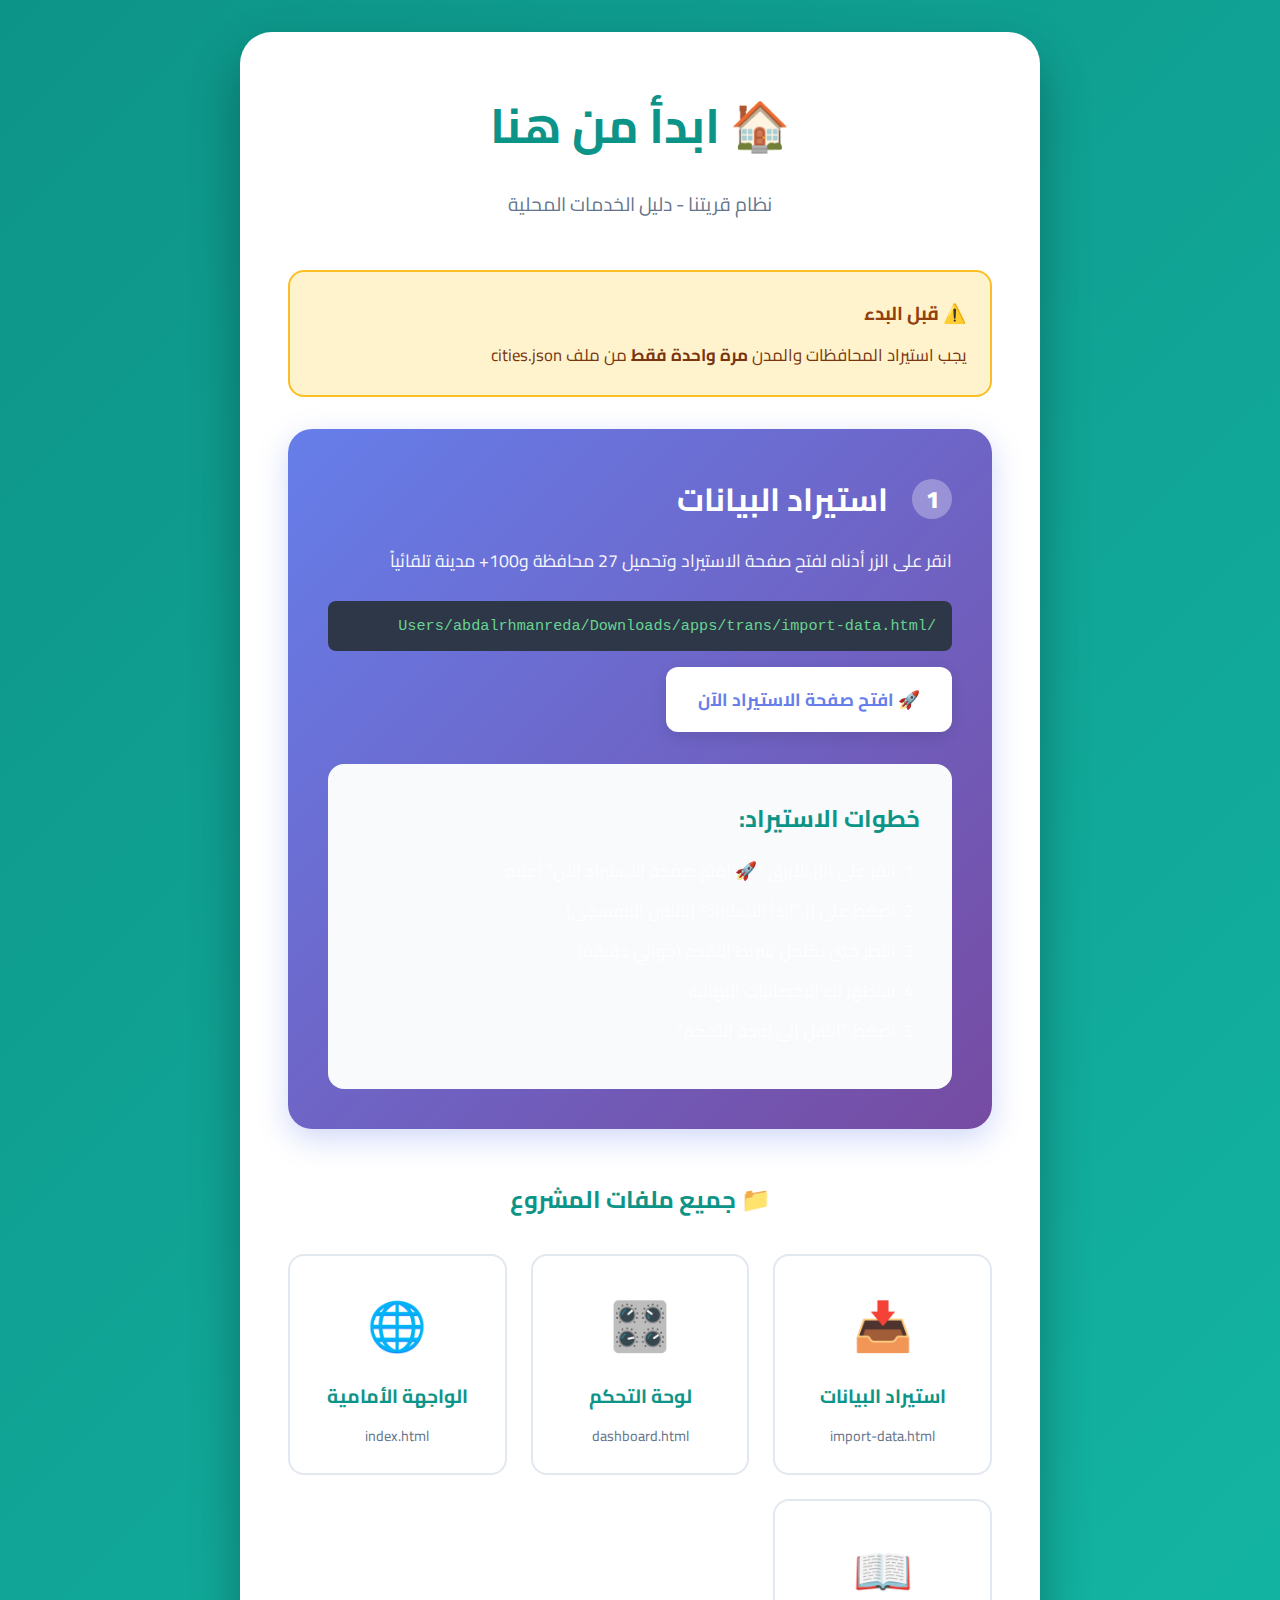
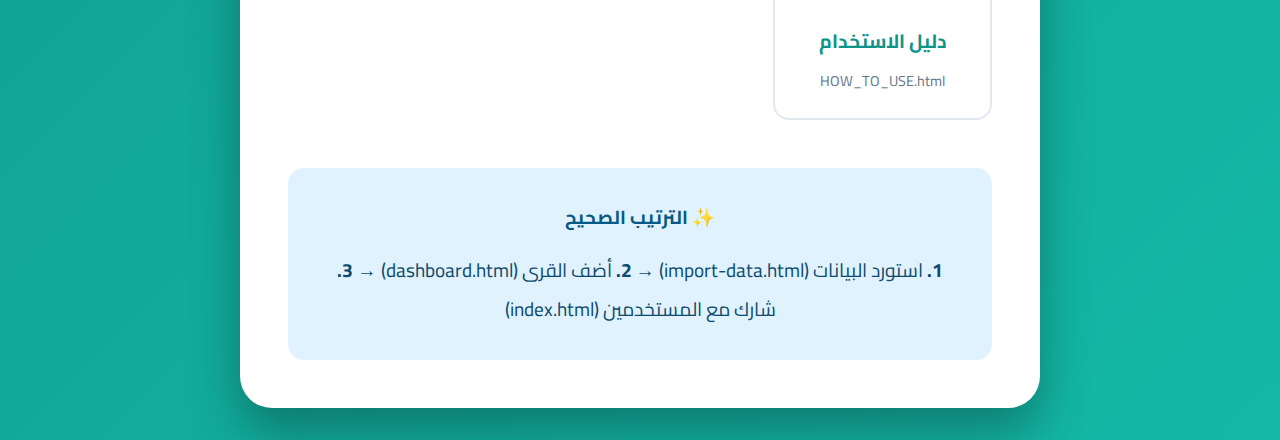
<file: docs/START_HERE.html>
<!DOCTYPE html>
<html lang="ar" dir="rtl">

<head>
    <meta charset="UTF-8">
    <meta name="viewport" content="width=device-width, initial-scale=1.0">
    <title>ابدأ من هنا - قريتنا</title>
    <link href="https://fonts.googleapis.com/css2?family=Cairo:wght@400;600;700;900&display=swap" rel="stylesheet">
    <style>
        * {
            margin: 0;
            padding: 0;
            box-sizing: border-box;
        }

        body {
            font-family: 'Cairo', sans-serif;
            background: linear-gradient(135deg, #0d9488 0%, #14b8a6 100%);
            min-height: 100vh;
            display: flex;
            align-items: center;
            justify-content: center;
            padding: 2rem;
        }

        .container {
            background: white;
            border-radius: 2rem;
            padding: 3rem;
            max-width: 800px;
            width: 100%;
            box-shadow: 0 25px 50px rgba(0, 0, 0, 0.3);
        }

        h1 {
            text-align: center;
            color: #0d9488;
            font-size: 3rem;
            margin-bottom: 1rem;
        }

        .subtitle {
            text-align: center;
            color: #64748b;
            font-size: 1.2rem;
            margin-bottom: 3rem;
        }

        .card {
            background: linear-gradient(135deg, #667eea 0%, #764ba2 100%);
            color: white;
            padding: 2.5rem;
            border-radius: 1.5rem;
            margin-bottom: 2rem;
            box-shadow: 0 10px 30px rgba(102, 126, 234, 0.3);
            transition: all 0.3s;
        }

        .card:hover {
            transform: translateY(-5px);
            box-shadow: 0 15px 40px rgba(102, 126, 234, 0.4);
        }

        .card h2 {
            font-size: 2rem;
            margin-bottom: 1rem;
            display: flex;
            align-items: center;
            gap: 1rem;
        }

        .card p {
            font-size: 1.1rem;
            line-height: 1.8;
            margin-bottom: 1.5rem;
            opacity: 0.95;
        }

        .btn {
            display: inline-block;
            background: white;
            color: #667eea;
            padding: 1rem 2rem;
            border-radius: 0.75rem;
            text-decoration: none;
            font-weight: 700;
            font-size: 1.1rem;
            transition: all 0.3s;
            box-shadow: 0 5px 15px rgba(0, 0, 0, 0.1);
        }

        .btn:hover {
            transform: translateY(-2px);
            box-shadow: 0 8px 20px rgba(0, 0, 0, 0.2);
        }

        .steps {
            background: #f8fafc;
            padding: 2rem;
            border-radius: 1rem;
            margin-top: 2rem;
        }

        .steps h3 {
            color: #0d9488;
            margin-bottom: 1rem;
            font-size: 1.5rem;
        }

        .steps ol {
            margin-right: 1.5rem;
        }

        .steps li {
            margin-bottom: 0.75rem;
            font-size: 1.1rem;
            line-height: 1.6;
        }

        .warning {
            background: #fff3cd;
            border: 2px solid #fbbf24;
            padding: 1.5rem;
            border-radius: 1rem;
            margin-bottom: 2rem;
        }

        .warning h3 {
            color: #92400e;
            margin-bottom: 0.5rem;
        }

        .warning p {
            color: #78350f;
            font-size: 1.05rem;
        }

        .number {
            display: inline-flex;
            align-items: center;
            justify-content: center;
            width: 40px;
            height: 40px;
            background: rgba(255, 255, 255, 0.3);
            border-radius: 50%;
            margin-left: 0.5rem;
            font-size: 1.5rem;
            font-weight: 900;
        }

        .file-path {
            background: #2d3748;
            color: #68d391;
            padding: 1rem;
            border-radius: 0.5rem;
            font-family: monospace;
            font-size: 0.95rem;
            margin: 1rem 0;
            overflow-x: auto;
            white-space: nowrap;
        }

        .grid {
            display: grid;
            grid-template-columns: repeat(auto-fit, minmax(200px, 1fr));
            gap: 1.5rem;
            margin-top: 2rem;
        }

        .mini-card {
            background: white;
            border: 2px solid #e2e8f0;
            padding: 1.5rem;
            border-radius: 1rem;
            text-align: center;
            transition: all 0.3s;
            cursor: pointer;
        }

        .mini-card:hover {
            border-color: #0d9488;
            transform: translateY(-3px);
            box-shadow: 0 8px 20px rgba(0, 0, 0, 0.1);
        }

        .mini-card .icon {
            font-size: 3rem;
            margin-bottom: 0.5rem;
        }

        .mini-card h4 {
            color: #0d9488;
            margin-bottom: 0.5rem;
            font-size: 1.2rem;
        }

        .mini-card p {
            color: #64748b;
            font-size: 0.9rem;
        }
    </style>
</head>

<body>
    <div class="container">
        <h1>🏠 ابدأ من هنا</h1>
        <p class="subtitle">نظام قريتنا - دليل الخدمات المحلية</p>

        <div class="warning">
            <h3>⚠️ قبل البدء</h3>
            <p>يجب استيراد المحافظات والمدن <strong>مرة واحدة فقط</strong> من ملف cities.json</p>
        </div>

        <!-- STEP 1: IMPORT -->
        <div class="card">
            <h2>
                <span class="number">1</span>
                استيراد البيانات
            </h2>
            <p>انقر على الزر أدناه لفتح صفحة الاستيراد وتحميل 27 محافظة و100+ مدينة تلقائياً</p>
            <div class="file-path">
                /Users/abdalrhmanreda/Downloads/apps/trans/import-data.html
            </div>
            <a href="import-data.html" class="btn">
                🚀 افتح صفحة الاستيراد الآن
            </a>

            <div class="steps">
                <h3>خطوات الاستيراد:</h3>
                <ol>
                    <li>انقر على الزر الأزرق "🚀 افتح صفحة الاستيراد الآن" أعلاه</li>
                    <li>اضغط على زر "ابدأ الاستيراد" (باللون البنفسجي)</li>
                    <li>انتظر حتى يكتمل شريط التقدم (حوالي دقيقة)</li>
                    <li>ستظهر لك الإحصائيات النهائية</li>
                    <li>اضغط "انتقل إلى لوحة التحكم"</li>
                </ol>
            </div>
        </div>

        <!-- All Files -->
        <h2 style="text-align: center; color: #0d9488; margin: 3rem 0 1.5rem;">📁 جميع ملفات المشروع</h2>

        <div class="grid">
            <div class="mini-card" onclick="window.location.href='import-data.html'">
                <div class="icon">📥</div>
                <h4>استيراد البيانات</h4>
                <p>import-data.html</p>
            </div>

            <div class="mini-card" onclick="window.location.href='dashboard.html'">
                <div class="icon">🎛️</div>
                <h4>لوحة التحكم</h4>
                <p>dashboard.html</p>
            </div>

            <div class="mini-card" onclick="window.location.href='index.html'">
                <div class="icon">🌐</div>
                <h4>الواجهة الأمامية</h4>
                <p>index.html</p>
            </div>

            <div class="mini-card" onclick="window.location.href='HOW_TO_USE.html'">
                <div class="icon">📖</div>
                <h4>دليل الاستخدام</h4>
                <p>HOW_TO_USE.html</p>
            </div>
        </div>

        <div style="margin-top: 3rem; padding: 2rem; background: #e0f2fe; border-radius: 1rem; text-align: center;">
            <h3 style="color: #075985; margin-bottom: 1rem;">✨ الترتيب الصحيح</h3>
            <p style="color: #0c4a6e; font-size: 1.2rem; line-height: 2;">
                <strong>1.</strong> استورد البيانات (import-data.html) →
                <strong>2.</strong> أضف القرى (dashboard.html) →
                <strong>3.</strong> شارك مع المستخدمين (index.html)
            </p>
        </div>
    </div>
</body>

</html>
</file>
<file: dashboard.css>
/* ===================================
   Dashboard Specific Styles
   =================================== */

.dashboard-body {
    background: var(--bg-primary);
    min-height: 100vh;
}

/* ===================================
   Login Screen
   =================================== */
.login-screen {
    display: flex;
    align-items: center;
    justify-content: center;
    min-height: 100vh;
    padding: var(--spacing-lg);
    background: var(--primary-gradient);
    position: relative;
    overflow: hidden;
}

.login-screen::before {
    content: '';
    position: absolute;
    top: 0;
    left: 0;
    right: 0;
    bottom: 0;
    background: url("data:image/svg+xml,%3Csvg width='60' height='60' viewBox='0 0 60 60' xmlns='http://www.w3.org/2000/svg'%3E%3Cg fill='none' fill-rule='evenodd'%3E%3Cg fill='%23ffffff' fill-opacity='0.05'%3E%3Cpath d='M36 34v-4h-2v4h-4v2h4v4h2v-4h4v-2h-4zm0-30V0h-2v4h-4v2h4v4h2V6h4V4h-4zM6 34v-4H4v4H0v2h4v4h2v-4h4v-2H6zM6 4V0H4v4H0v2h4v4h2V6h4V4H6z'/%3E%3C/g%3E%3C/g%3E%3C/svg%3E");
}

.login-container {
    background: var(--bg-card);
    border-radius: var(--radius-xl);
    padding: var(--spacing-2xl);
    box-shadow: var(--shadow-xl);
    max-width: 400px;
    width: 100%;
    position: relative;
    z-index: 1;
    animation: fadeInUp 0.6s ease-out;
}

.login-header {
    text-align: center;
    margin-bottom: var(--spacing-xl);
}

.login-icon {
    width: 60px;
    height: 60px;
    background: var(--primary-gradient);
    border-radius: var(--radius-lg);
    display: flex;
    align-items: center;
    justify-content: center;
    margin: 0 auto var(--spacing-md);
    color: white;
    font-size: 1.75rem;
    box-shadow: var(--shadow-md);
}

.login-header h2 {
    font-size: 1.5rem;
    color: var(--text-primary);
    margin-bottom: var(--spacing-xs);
}

.login-header p {
    color: var(--text-secondary);
    font-size: 0.9rem;
}

.login-form .form-group {
    margin-bottom: var(--spacing-md);
}

.login-form label {
    display: flex;
    align-items: center;
    gap: var(--spacing-xs);
    color: var(--text-secondary);
    font-size: 0.9rem;
    font-weight: 600;
    margin-bottom: var(--spacing-xs);
}

.login-form input {
    width: 100%;
    padding: var(--spacing-sm) var(--spacing-md);
    border: 2px solid var(--bg-secondary);
    border-radius: var(--radius-md);
    font-family: 'Cairo', sans-serif;
    font-size: 0.95rem;
    transition: all var(--transition-base);
}

.login-form input:focus {
    outline: none;
    border-color: var(--primary-color);
    box-shadow: 0 0 0 4px rgba(13, 148, 136, 0.1);
}

.login-btn {
    width: 100%;
    padding: var(--spacing-md);
    background: var(--primary-gradient);
    color: white;
    border: none;
    border-radius: var(--radius-md);
    font-family: 'Cairo', sans-serif;
    font-size: 1rem;
    font-weight: 700;
    cursor: pointer;
    display: flex;
    align-items: center;
    justify-content: center;
    gap: var(--spacing-xs);
    transition: all var(--transition-base);
    margin-top: var(--spacing-lg);
}

.login-btn:hover {
    transform: translateY(-2px);
    box-shadow: var(--shadow-lg);
}

.login-hint {
    text-align: center;
    margin-top: var(--spacing-md);
    padding: var(--spacing-sm);
    background: rgba(13, 148, 136, 0.1);
    border-radius: var(--radius-sm);
    color: var(--text-secondary);
    font-size: 0.8rem;
}

/* ===================================
   Dashboard Header
   =================================== */
.dashboard-header {
    background: var(--bg-card);
    border-bottom: 1px solid rgba(13, 148, 136, 0.1);
    position: sticky;
    top: 0;
    z-index: 50;
    box-shadow: var(--shadow-sm);
}

.dashboard-header-content {
    display: flex;
    align-items: center;
    justify-content: space-between;
    padding: var(--spacing-md);
    max-width: 100%;
}

.header-left {
    display: flex;
    align-items: center;
    gap: var(--spacing-md);
}

.menu-toggle {
    background: var(--bg-secondary);
    border: none;
    width: 40px;
    height: 40px;
    border-radius: var(--radius-md);
    display: flex;
    align-items: center;
    justify-content: center;
    cursor: pointer;
    color: var(--primary-color);
    transition: all var(--transition-base);
}

.menu-toggle:hover {
    background: var(--primary-color);
    color: white;
}

.dashboard-header h1 {
    font-size: 1.25rem;
    color: var(--text-primary);
    display: flex;
    align-items: center;
    gap: var(--spacing-sm);
}

.header-right {
    display: flex;
    align-items: center;
    gap: var(--spacing-sm);
}

.btn-view-site,
.btn-logout {
    padding: var(--spacing-xs) var(--spacing-md);
    border-radius: var(--radius-md);
    font-family: 'Cairo', sans-serif;
    font-size: 0.85rem;
    font-weight: 600;
    border: none;
    cursor: pointer;
    display: flex;
    align-items: center;
    gap: var(--spacing-xs);
    transition: all var(--transition-base);
    text-decoration: none;
}

.btn-view-site {
    background: var(--primary-gradient);
    color: white;
}

.btn-view-site:hover {
    transform: translateY(-2px);
    box-shadow: var(--shadow-md);
}

.btn-logout {
    background: rgba(239, 68, 68, 0.1);
    color: var(--danger-color);
}

.btn-logout:hover {
    background: var(--danger-color);
    color: white;
}

/* ===================================
   Sidebar
   =================================== */
.dashboard-sidebar {
    position: fixed;
    right: 0;
    top: 65px;
    width: 250px;
    height: calc(100vh - 65px);
    background: var(--bg-card);
    border-left: 1px solid rgba(13, 148, 136, 0.1);
    padding: var(--spacing-md);
    overflow-y: auto;
    transition: transform var(--transition-base);
    z-index: 40;
}

.sidebar-nav {
    display: flex;
    flex-direction: column;
    gap: var(--spacing-xs);
}

.nav-item {
    display: flex;
    align-items: center;
    gap: var(--spacing-sm);
    padding: var(--spacing-sm) var(--spacing-md);
    border-radius: var(--radius-md);
    color: var(--text-secondary);
    text-decoration: none;
    transition: all var(--transition-base);
    font-weight: 600;
    font-size: 0.9rem;
}

.nav-item:hover {
    background: var(--bg-secondary);
    color: var(--primary-color);
    transform: translateX(-5px);
}

.nav-item.active {
    background: var(--primary-gradient);
    color: white;
}

.nav-item i {
    width: 20px;
    text-align: center;
}

/* ===================================
   Main Content
   =================================== */
.dashboard-main {
    margin-right: 250px;
    padding: var(--spacing-lg);
    min-height: calc(100vh - 65px);
}

.dashboard-section {
    display: none;
}

.dashboard-section.active {
    display: block;
    animation: fadeInUp 0.4s ease-out;
}

.section-header {
    margin-bottom: var(--spacing-lg);
}

.section-header h2 {
    font-size: 1.5rem;
    color: var(--text-primary);
    margin-bottom: var(--spacing-xs);
}

.section-header p {
    color: var(--text-secondary);
}

/* ===================================
   Statistics Cards
   =================================== */
.stats-grid {
    display: grid;
    grid-template-columns: repeat(auto-fit, minmax(220px, 1fr));
    gap: var(--spacing-md);
    margin-bottom: var(--spacing-xl);
}

.stat-card {
    background: var(--bg-card);
    border-radius: var(--radius-lg);
    padding: var(--spacing-md);
    display: flex;
    align-items: center;
    gap: var(--spacing-md);
    box-shadow: var(--shadow-sm);
    border: 1px solid rgba(13, 148, 136, 0.1);
    transition: all var(--transition-base);
}

.stat-card:hover {
    transform: translateY(-5px);
    box-shadow: var(--shadow-lg);
}

.stat-icon {
    width: 50px;
    height: 50px;
    background: var(--primary-gradient);
    border-radius: var(--radius-md);
    display: flex;
    align-items: center;
    justify-content: center;
    color: white;
    font-size: 1.5rem;
    flex-shrink: 0;
}

.stat-info h3 {
    font-size: 1.75rem;
    color: var(--primary-color);
    font-weight: 800;
    margin-bottom: 0.25rem;
}

.stat-info p {
    color: var(--text-secondary);
    font-size: 0.85rem;
    font-weight: 600;
}

/* ===================================
   Services Breakdown
   =================================== */
.services-breakdown {
    background: var(--bg-card);
    border-radius: var(--radius-lg);
    padding: var(--spacing-md);
    box-shadow: var(--shadow-sm);
}

.services-breakdown h3 {
    font-size: 1.1rem;
    color: var(--text-primary);
    margin-bottom: var(--spacing-md);
    padding-bottom: var(--spacing-sm);
    border-bottom: 2px solid var(--bg-secondary);
}

.breakdown-list {
    display: grid;
    gap: var(--spacing-xs);
}

.breakdown-item {
    display: flex;
    align-items: center;
    justify-content: space-between;
    padding: var(--spacing-sm) var(--spacing-md);
    background: var(--bg-primary);
    border-radius: var(--radius-sm);
    transition: all var(--transition-fast);
}

.breakdown-item:hover {
    background: var(--bg-secondary);
    transform: translateX(-5px);
}

.breakdown-item-left {
    display: flex;
    align-items: center;
    gap: var(--spacing-sm);
}

.breakdown-item-left i {
    color: var(--primary-color);
    width: 20px;
    text-align: center;
}

.breakdown-item-right {
    background: var(--primary-gradient);
    color: white;
    padding: 0.2rem 0.6rem;
    border-radius: var(--radius-full);
    font-size: 0.8rem;
    font-weight: 700;
}

/* ===================================
   Table
   =================================== */
.table-controls {
    display: flex;
    gap: var(--spacing-sm);
    margin-bottom: var(--spacing-md);
    flex-wrap: wrap;
}

.search-input,
.filter-select {
    padding: var(--spacing-xs) var(--spacing-md);
    border: 2px solid var(--bg-secondary);
    border-radius: var(--radius-md);
    font-family: 'Cairo', sans-serif;
    font-size: 0.9rem;
    transition: all var(--transition-base);
}

.search-input {
    flex: 1;
    min-width: 200px;
}

.search-input:focus,
.filter-select:focus {
    outline: none;
    border-color: var(--primary-color);
    box-shadow: 0 0 0 4px rgba(13, 148, 136, 0.1);
}

.services-table-container {
    background: var(--bg-card);
    border-radius: var(--radius-lg);
    overflow: hidden;
    box-shadow: var(--shadow-sm);
}

.services-table {
    width: 100%;
    border-collapse: collapse;
}

.services-table thead {
    background: var(--primary-gradient);
    color: white;
}

.services-table th {
    padding: var(--spacing-md);
    text-align: right;
    font-weight: 700;
    font-size: 0.9rem;
}

.services-table tbody tr {
    border-bottom: 1px solid var(--bg-secondary);
    transition: background var(--transition-fast);
}

.services-table tbody tr:hover {
    background: rgba(13, 148, 136, 0.05);
}

.services-table td {
    padding: var(--spacing-md);
    color: var(--text-primary);
    font-size: 0.9rem;
}

.table-actions {
    display: flex;
    gap: var(--spacing-xs);
}

.btn-edit,
.btn-delete {
    padding: var(--spacing-xs) var(--spacing-sm);
    border: none;
    border-radius: var(--radius-sm);
    cursor: pointer;
    font-size: 0.85rem;
    transition: all var(--transition-base);
    display: flex;
    align-items: center;
    gap: 0.25rem;
}

.btn-edit {
    background: rgba(13, 148, 136, 0.1);
    color: var(--primary-color);
}

.btn-edit:hover {
    background: var(--primary-color);
    color: white;
}

.btn-delete {
    background: rgba(239, 68, 68, 0.1);
    color: var(--danger-color);
}

.btn-delete:hover {
    background: var(--danger-color);
    color: white;
}

/* ===================================
   Form
   =================================== */
.service-form {
    background: var(--bg-card);
    border-radius: var(--radius-lg);
    padding: var(--spacing-lg);
    box-shadow: var(--shadow-sm);
}

.form-row {
    display: grid;
    grid-template-columns: repeat(auto-fit, minmax(250px, 1fr));
    gap: var(--spacing-md);
}

.form-group {
    margin-bottom: var(--spacing-md);
}

.form-group label {
    display: flex;
    align-items: center;
    gap: var(--spacing-xs);
    color: var(--text-secondary);
    font-size: 0.9rem;
    font-weight: 600;
    margin-bottom: var(--spacing-xs);
}

.form-group input,
.form-group select,
.form-group textarea {
    width: 100%;
    padding: var(--spacing-sm) var(--spacing-md);
    border: 2px solid var(--bg-secondary);
    border-radius: var(--radius-md);
    font-family: 'Cairo', sans-serif;
    font-size: 0.95rem;
    transition: all var(--transition-base);
}

.form-group input:focus,
.form-group select:focus,
.form-group textarea:focus {
    outline: none;
    border-color: var(--primary-color);
    box-shadow: 0 0 0 4px rgba(13, 148, 136, 0.1);
}

.form-group textarea {
    resize: vertical;
}

.form-actions {
    display: flex;
    gap: var(--spacing-sm);
    margin-top: var(--spacing-lg);
}

.btn-submit,
.btn-cancel {
    padding: var(--spacing-sm) var(--spacing-xl);
    border: none;
    border-radius: var(--radius-md);
    font-family: 'Cairo', sans-serif;
    font-size: 0.95rem;
    font-weight: 700;
    cursor: pointer;
    display: flex;
    align-items: center;
    gap: var(--spacing-xs);
    transition: all var(--transition-base);
}

.btn-submit {
    background: var(--primary-gradient);
    color: white;
}

.btn-submit:hover {
    transform: translateY(-2px);
    box-shadow: var(--shadow-md);
}

.btn-cancel {
    background: var(--bg-secondary);
    color: var(--text-secondary);
}

.btn-cancel:hover {
    background: var(--text-secondary);
    color: white;
}

/* ===================================
   Import/Export
   =================================== */
.import-export-cards {
    display: grid;
    grid-template-columns: repeat(auto-fit, minmax(300px, 1fr));
    gap: var(--spacing-md);
    margin-bottom: var(--spacing-xl);
}

.ie-card {
    background: var(--bg-card);
    border-radius: var(--radius-lg);
    padding: var(--spacing-lg);
    text-align: center;
    box-shadow: var(--shadow-sm);
    border: 1px solid rgba(13, 148, 136, 0.1);
    transition: all var(--transition-base);
}

.ie-card:hover {
    transform: translateY(-5px);
    box-shadow: var(--shadow-lg);
}

.ie-icon {
    width: 60px;
    height: 60px;
    background: var(--primary-gradient);
    border-radius: var(--radius-lg);
    display: flex;
    align-items: center;
    justify-content: center;
    margin: 0 auto var(--spacing-md);
    color: white;
    font-size: 1.75rem;
}

.ie-card h3 {
    font-size: 1.1rem;
    color: var(--text-primary);
    margin-bottom: var(--spacing-xs);
}

.ie-card p {
    color: var(--text-secondary);
    font-size: 0.9rem;
    margin-bottom: var(--spacing-md);
}

.btn-export,
.btn-import {
    padding: var(--spacing-sm) var(--spacing-lg);
    border: none;
    border-radius: var(--radius-md);
    font-family: 'Cairo', sans-serif;
    font-size: 0.95rem;
    font-weight: 700;
    cursor: pointer;
    display: inline-flex;
    align-items: center;
    gap: var(--spacing-xs);
    transition: all var(--transition-base);
    background: var(--primary-gradient);
    color: white;
}

.btn-export:hover,
.btn-import:hover {
    transform: translateY(-2px);
    box-shadow: var(--shadow-md);
}

.data-info {
    background: rgba(13, 148, 136, 0.1);
    border-radius: var(--radius-lg);
    padding: var(--spacing-md);
    border-right: 4px solid var(--primary-color);
}

.data-info h4 {
    display: flex;
    align-items: center;
    gap: var(--spacing-xs);
    color: var(--primary-color);
    margin-bottom: var(--spacing-sm);
}

.data-info ul {
    list-style: none;
    padding: 0;
}

.data-info li {
    padding: var(--spacing-xs) 0;
    color: var(--text-secondary);
    font-size: 0.9rem;
}

.data-info li::before {
    content: '✓';
    color: var(--primary-color);
    margin-left: var(--spacing-xs);
    font-weight: bold;
}

/* ===================================
   Toast Notification
   =================================== */
.toast {
    position: fixed;
    bottom: var(--spacing-xl);
    left: var(--spacing-xl);
    background: var(--primary-gradient);
    color: white;
    padding: var(--spacing-md) var(--spacing-lg);
    border-radius: var(--radius-lg);
    box-shadow: var(--shadow-xl);
    display: flex;
    align-items: center;
    gap: var(--spacing-sm);
    opacity: 0;
    transform: translateY(100px);
    transition: all var(--transition-base);
    z-index: 1000;
    pointer-events: none;
}

.toast.show {
    opacity: 1;
    transform: translateY(0);
    pointer-events: all;
}

/* ===================================
   Modal
   =================================== */
.modal {
    position: fixed;
    top: 0;
    left: 0;
    width: 100%;
    height: 100%;
    background: rgba(0, 0, 0, 0.5);
    display: none;
    align-items: center;
    justify-content: center;
    z-index: 100;
    backdrop-filter: blur(5px);
}

.modal.show {
    display: flex;
}

.modal-content {
    background: var(--bg-card);
    border-radius: var(--radius-xl);
    padding: var(--spacing-xl);
    max-width: 400px;
    width: 90%;
    animation: scaleIn 0.3s ease-out;
}

@keyframes scaleIn {
    from {
        transform: scale(0.8);
        opacity: 0;
    }

    to {
        transform: scale(1);
        opacity: 1;
    }
}

.modal-header h3 {
    display: flex;
    align-items: center;
    gap: var(--spacing-sm);
    color: var(--danger-color);
    margin-bottom: var(--spacing-md);
}

.modal-body p {
    color: var(--text-secondary);
    margin-bottom: var(--spacing-sm);
}

.warning-text {
    color: var(--danger-color);
    font-weight: 600;
    font-size: 0.9rem;
}

.modal-actions {
    display: flex;
    gap: var(--spacing-sm);
    margin-top: var(--spacing-lg);
}

.btn-confirm-delete,
.btn-cancel-modal {
    flex: 1;
    padding: var(--spacing-sm) var(--spacing-md);
    border: none;
    border-radius: var(--radius-md);
    font-family: 'Cairo', sans-serif;
    font-size: 0.9rem;
    font-weight: 700;
    cursor: pointer;
    display: flex;
    align-items: center;
    justify-content: center;
    gap: var(--spacing-xs);
    transition: all var(--transition-base);
}

.btn-confirm-delete {
    background: var(--danger-gradient);
    color: white;
}

.btn-confirm-delete:hover {
    transform: translateY(-2px);
    box-shadow: var(--shadow-md);
}

.btn-cancel-modal {
    background: var(--bg-secondary);
    color: var(--text-secondary);
}

.btn-cancel-modal:hover {
    background: var(--text-secondary);
    color: white;
}

/* ===================================
   Responsive
   =================================== */
@media (max-width: 1024px) {
    .dashboard-sidebar {
        transform: translateX(100%);
    }

    .dashboard-sidebar.open {
        transform: translateX(0);
    }

    .dashboard-main {
        margin-right: 0;
    }
}

@media (max-width: 768px) {
    .dashboard-header h1 {
        font-size: 1rem;
    }

    .header-right {
        flex-direction: column;
        align-items: flex-end;
    }

    .stats-grid {
        grid-template-columns: 1fr;
    }

    .services-table-container {
        overflow-x: auto;
    }

    .services-table {
        min-width: 600px;
    }

    .form-row {
        grid-template-columns: 1fr;
    }

    .import-export-cards {
        grid-template-columns: 1fr;
    }

    .toast {
        left: var(--spacing-sm);
        right: var(--spacing-sm);
        bottom: var(--spacing-sm);
    }
}

@media (max-width: 480px) {
    .login-container {
        padding: var(--spacing-lg);
    }

    .dashboard-header h1 span {
        display: none;
    }

    .btn-view-site span,
    .btn-logout span {
        display: none;
    }
}
</file>
<file: styles.css>
/* ===================================
   CSS Variables & Reset
   =================================== */
:root {
    /* Modern Color Palette */
    --primary-gradient: linear-gradient(135deg, #667eea 0%, #764ba2 100%);
    --secondary-gradient: linear-gradient(135deg, #f093fb 0%, #f5576c 100%);
    --success-gradient: linear-gradient(135deg, #4facfe 0%, #00f2fe 100%);
    --accent-gradient: linear-gradient(135deg, #fa709a 0%, #fee140 100%);
    
    --primary-color: #667eea;
    --secondary-color: #764ba2;
    --success-color: #4facfe;
    --danger-color: #f5576c;
    --warning-color: #fee140;
    
    /* Neutral Colors */
    --text-primary: #2d3748;
    --text-secondary: #718096;
    --text-light: #a0aec0;
    
    --bg-primary: #f7fafc;
    --bg-secondary: #edf2f7;
    --bg-card: #ffffff;
    
    /* Glass Effect */
    --glass-bg: rgba(255, 255, 255, 0.7);
    --glass-border: rgba(255, 255, 255, 0.18);
    
    /* Shadows */
    --shadow-sm: 0 2px 8px rgba(0, 0, 0, 0.08);
    --shadow-md: 0 4px 16px rgba(0, 0, 0, 0.12);
    --shadow-lg: 0 8px 32px rgba(0, 0, 0, 0.16);
    --shadow-xl: 0 16px 48px rgba(0, 0, 0, 0.2);
    
    /* Spacing */
    --spacing-xs: 0.5rem;
    --spacing-sm: 0.75rem;
    --spacing-md: 1rem;
    --spacing-lg: 1.5rem;
    --spacing-xl: 2rem;
    --spacing-2xl: 3rem;
    
    /* Border Radius */
    --radius-sm: 8px;
    --radius-md: 12px;
    --radius-lg: 16px;
    --radius-xl: 24px;
    --radius-full: 9999px;
    
    /* Transitions */
    --transition-fast: 0.2s cubic-bezier(0.4, 0, 0.2, 1);
    --transition-base: 0.3s cubic-bezier(0.4, 0, 0.2, 1);
    --transition-slow: 0.5s cubic-bezier(0.4, 0, 0.2, 1);
}

* {
    margin: 0;
    padding: 0;
    box-sizing: border-box;
}

body {
    font-family: 'Cairo', sans-serif;
    background: var(--bg-primary);
    color: var(--text-primary);
    line-height: 1.6;
    min-height: 100vh;
    overflow-x: hidden;
}

/* ===================================
   Header Styles
   =================================== */
.header {
    background: var(--primary-gradient);
    padding: var(--spacing-xl) var(--spacing-md);
    box-shadow: var(--shadow-md);
    position: sticky;
    top: 0;
    z-index: 100;
    animation: slideDown 0.5s ease-out;
}

@keyframes slideDown {
    from {
        transform: translateY(-100%);
        opacity: 0;
    }
    to {
        transform: translateY(0);
        opacity: 1;
    }
}

.header-content {
    max-width: 1200px;
    margin: 0 auto;
    display: flex;
    align-items: center;
    gap: var(--spacing-md);
}

.header-icon {
    width: 60px;
    height: 60px;
    background: rgba(255, 255, 255, 0.2);
    backdrop-filter: blur(10px);
    border-radius: var(--radius-lg);
    display: flex;
    align-items: center;
    justify-content: center;
    font-size: 2rem;
    color: white;
    animation: pulse 2s infinite;
}

@keyframes pulse {
    0%, 100% {
        transform: scale(1);
    }
    50% {
        transform: scale(1.05);
    }
}

.header-text h1 {
    color: white;
    font-size: 1.75rem;
    font-weight: 800;
    margin-bottom: 0.25rem;
    text-shadow: 0 2px 8px rgba(0, 0, 0, 0.2);
}

.header-text p {
    color: rgba(255, 255, 255, 0.9);
    font-size: 0.95rem;
    font-weight: 400;
}

/* ===================================
   Container & Main Layout
   =================================== */
.container {
    max-width: 1200px;
    margin: 0 auto;
    padding: var(--spacing-xl) var(--spacing-md);
    min-height: calc(100vh - 200px);
}

/* ===================================
   Search Bar
   =================================== */
.search-container {
    margin-bottom: var(--spacing-xl);
    animation: fadeInUp 0.6s ease-out 0.2s both;
}

@keyframes fadeInUp {
    from {
        opacity: 0;
        transform: translateY(20px);
    }
    to {
        opacity: 1;
        transform: translateY(0);
    }
}

.search-box {
    position: relative;
    display: flex;
    align-items: center;
    background: var(--glass-bg);
    backdrop-filter: blur(10px);
    border: 2px solid var(--glass-border);
    border-radius: var(--radius-full);
    padding: var(--spacing-sm) var(--spacing-lg);
    box-shadow: var(--shadow-md);
    transition: all var(--transition-base);
}

.search-box:focus-within {
    border-color: var(--primary-color);
    box-shadow: var(--shadow-lg), 0 0 0 4px rgba(102, 126, 234, 0.1);
    transform: translateY(-2px);
}

.search-box i {
    color: var(--text-secondary);
    font-size: 1.25rem;
    margin-left: var(--spacing-sm);
}

.search-box input {
    flex: 1;
    border: none;
    outline: none;
    background: transparent;
    font-size: 1rem;
    font-family: 'Cairo', sans-serif;
    color: var(--text-primary);
    padding: var(--spacing-sm);
}

.search-box input::placeholder {
    color: var(--text-light);
}

.clear-btn {
    background: rgba(255, 0, 0, 0.1);
    border: none;
    width: 32px;
    height: 32px;
    border-radius: 50%;
    display: flex;
    align-items: center;
    justify-content: center;
    cursor: pointer;
    transition: all var(--transition-fast);
    color: var(--danger-color);
}

.clear-btn:hover {
    background: rgba(255, 0, 0, 0.2);
    transform: scale(1.1);
}

/* ===================================
   Filter Buttons
   =================================== */
.filters-container {
    display: grid;
    grid-template-columns: repeat(auto-fit, minmax(140px, 1fr));
    gap: var(--spacing-md);
    margin-bottom: var(--spacing-xl);
    animation: fadeInUp 0.6s ease-out 0.3s both;
}

.filter-btn {
    background: var(--bg-card);
    border: 2px solid transparent;
    border-radius: var(--radius-lg);
    padding: var(--spacing-md);
    display: flex;
    flex-direction: column;
    align-items: center;
    gap: var(--spacing-xs);
    cursor: pointer;
    transition: all var(--transition-base);
    box-shadow: var(--shadow-sm);
    position: relative;
    overflow: hidden;
}

.filter-btn::before {
    content: '';
    position: absolute;
    top: 0;
    left: 0;
    width: 100%;
    height: 100%;
    background: var(--primary-gradient);
    opacity: 0;
    transition: opacity var(--transition-base);
    z-index: 0;
}

.filter-btn > * {
    position: relative;
    z-index: 1;
}

.filter-btn:hover {
    transform: translateY(-4px);
    box-shadow: var(--shadow-lg);
    border-color: var(--primary-color);
}

.filter-btn.active {
    border-color: var(--primary-color);
}

.filter-btn.active::before {
    opacity: 1;
}

.filter-btn.active i,
.filter-btn.active span {
    color: white;
}

.filter-btn i {
    font-size: 1.5rem;
    color: var(--primary-color);
    transition: color var(--transition-base);
}

.filter-btn span {
    font-size: 0.95rem;
    font-weight: 600;
    color: var(--text-primary);
    transition: color var(--transition-base);
}

.badge {
    background: var(--primary-gradient);
    color: white;
    font-size: 0.75rem;
    font-weight: 700;
    padding: 0.25rem 0.5rem;
    border-radius: var(--radius-full);
    min-width: 24px;
    text-align: center;
}

/* ===================================
   Results Info
   =================================== */
.results-info {
    margin-bottom: var(--spacing-lg);
    animation: fadeInUp 0.6s ease-out 0.4s both;
}

.results-info p {
    color: var(--text-secondary);
    font-size: 0.95rem;
    font-weight: 600;
}

/* ===================================
   Drivers Grid
   =================================== */
.drivers-grid {
    display: grid;
    grid-template-columns: repeat(auto-fill, minmax(320px, 1fr));
    gap: var(--spacing-lg);
    margin-bottom: var(--spacing-xl);
}

/* Driver Card */
.driver-card {
    background: var(--bg-card);
    border-radius: var(--radius-lg);
    padding: var(--spacing-lg);
    box-shadow: var(--shadow-sm);
    transition: all var(--transition-base);
    border: 2px solid transparent;
    position: relative;
    overflow: hidden;
    animation: fadeInUp 0.6s ease-out both;
}

.driver-card::before {
    content: '';
    position: absolute;
    top: 0;
    left: 0;
    width: 100%;
    height: 4px;
    background: var(--primary-gradient);
    transform: scaleX(0);
    transform-origin: left;
    transition: transform var(--transition-base);
}

.driver-card:hover {
    transform: translateY(-8px);
    box-shadow: var(--shadow-xl);
    border-color: var(--glass-border);
}

.driver-card:hover::before {
    transform: scaleX(1);
}

.driver-header {
    display: flex;
    align-items: center;
    gap: var(--spacing-md);
    margin-bottom: var(--spacing-lg);
}

.driver-avatar {
    width: 60px;
    height: 60px;
    background: var(--primary-gradient);
    border-radius: 50%;
    display: flex;
    align-items: center;
    justify-content: center;
    font-size: 1.75rem;
    color: white;
    font-weight: 700;
    flex-shrink: 0;
    box-shadow: var(--shadow-md);
}

.driver-info h3 {
    font-size: 1.25rem;
    font-weight: 700;
    color: var(--text-primary);
    margin-bottom: 0.25rem;
}

.driver-vehicle {
    display: inline-flex;
    align-items: center;
    gap: 0.4rem;
    background: var(--bg-secondary);
    padding: 0.25rem 0.75rem;
    border-radius: var(--radius-full);
    font-size: 0.85rem;
    font-weight: 600;
    color: var(--text-secondary);
}

.driver-vehicle i {
    font-size: 0.9rem;
}

.driver-details {
    margin-bottom: var(--spacing-lg);
}

.detail-item {
    display: flex;
    align-items: flex-start;
    gap: var(--spacing-sm);
    margin-bottom: var(--spacing-sm);
    padding: var(--spacing-sm);
    border-radius: var(--radius-sm);
    transition: background var(--transition-fast);
}

.detail-item:hover {
    background: var(--bg-secondary);
}

.detail-item i {
    color: var(--primary-color);
    font-size: 1rem;
    margin-top: 0.2rem;
    min-width: 20px;
}

.detail-item .detail-content {
    flex: 1;
}

.detail-label {
    font-size: 0.8rem;
    color: var(--text-light);
    margin-bottom: 0.1rem;
}

.detail-value {
    font-size: 0.95rem;
    color: var(--text-primary);
    font-weight: 600;
}

.driver-actions {
    display: grid;
    grid-template-columns: 1fr 1fr;
    gap: var(--spacing-sm);
}

.action-btn {
    padding: var(--spacing-sm) var(--spacing-md);
    border: none;
    border-radius: var(--radius-md);
    font-family: 'Cairo', sans-serif;
    font-size: 0.95rem;
    font-weight: 600;
    cursor: pointer;
    display: flex;
    align-items: center;
    justify-content: center;
    gap: var(--spacing-xs);
    transition: all var(--transition-base);
    text-decoration: none;
}

.call-btn {
    background: var(--success-gradient);
    color: white;
    box-shadow: var(--shadow-sm);
}

.call-btn:hover {
    transform: translateY(-2px);
    box-shadow: var(--shadow-md);
}

.whatsapp-btn {
    background: #25D366;
    color: white;
    box-shadow: var(--shadow-sm);
}

.whatsapp-btn:hover {
    background: #128C7E;
    transform: translateY(-2px);
    box-shadow: var(--shadow-md);
}

/* ===================================
   No Results & Loading
   =================================== */
.no-results {
    text-align: center;
    padding: var(--spacing-2xl);
    animation: fadeInUp 0.6s ease-out;
}

.no-results i {
    font-size: 4rem;
    color: var(--text-light);
    margin-bottom: var(--spacing-lg);
}

.no-results h3 {
    font-size: 1.5rem;
    color: var(--text-primary);
    margin-bottom: var(--spacing-sm);
}

.no-results p {
    color: var(--text-secondary);
}

.loading {
    text-align: center;
    padding: var(--spacing-2xl);
}

.spinner {
    width: 50px;
    height: 50px;
    margin: 0 auto var(--spacing-lg);
    border: 4px solid var(--bg-secondary);
    border-top-color: var(--primary-color);
    border-radius: 50%;
    animation: spin 1s linear infinite;
}

@keyframes spin {
    to {
        transform: rotate(360deg);
    }
}

.loading p {
    color: var(--text-secondary);
    font-weight: 600;
}

/* ===================================
   Footer
   =================================== */
.footer {
    background: var(--bg-secondary);
    padding: var(--spacing-xl) var(--spacing-md);
    margin-top: var(--spacing-2xl);
    border-top: 1px solid var(--glass-border);
}

.footer-content {
    max-width: 1200px;
    margin: 0 auto;
    text-align: center;
}

.footer-content p {
    color: var(--text-secondary);
    font-size: 0.9rem;
    margin-bottom: var(--spacing-xs);
}

.footer-note {
    display: flex;
    align-items: center;
    justify-content: center;
    gap: var(--spacing-xs);
    font-size: 0.85rem;
    color: var(--text-light);
}

/* ===================================
   Responsive Design
   =================================== */
@media (max-width: 768px) {
    .header {
        padding: var(--spacing-lg) var(--spacing-md);
    }
    
    .header-icon {
        width: 50px;
        height: 50px;
        font-size: 1.5rem;
    }
    
    .header-text h1 {
        font-size: 1.5rem;
    }
    
    .header-text p {
        font-size: 0.85rem;
    }
    
    .container {
        padding: var(--spacing-lg) var(--spacing-md);
    }
    
    .filters-container {
        grid-template-columns: repeat(2, 1fr);
    }
    
    .drivers-grid {
        grid-template-columns: 1fr;
        gap: var(--spacing-md);
    }
    
    .filter-btn {
        padding: var(--spacing-sm);
    }
    
    .filter-btn i {
        font-size: 1.25rem;
    }
    
    .filter-btn span {
        font-size: 0.85rem;
    }
}

@media (max-width: 480px) {
    .search-box {
        padding: var(--spacing-xs) var(--spacing-md);
    }
    
    .search-box input {
        font-size: 0.9rem;
    }
    
    .driver-card {
        padding: var(--spacing-md);
    }
    
    .driver-avatar {
        width: 50px;
        height: 50px;
        font-size: 1.5rem;
    }
    
    .driver-info h3 {
        font-size: 1.1rem;
    }
}

/* ===================================
   Print Styles
   =================================== */
@media print {
    .header,
    .search-container,
    .filters-container,
    .driver-actions,
    .footer {
        display: none;
    }
    
    .drivers-grid {
        grid-template-columns: 1fr;
    }
    
    .driver-card {
        page-break-inside: avoid;
        box-shadow: none;
        border: 1px solid #ddd;
    }
}
</file>
